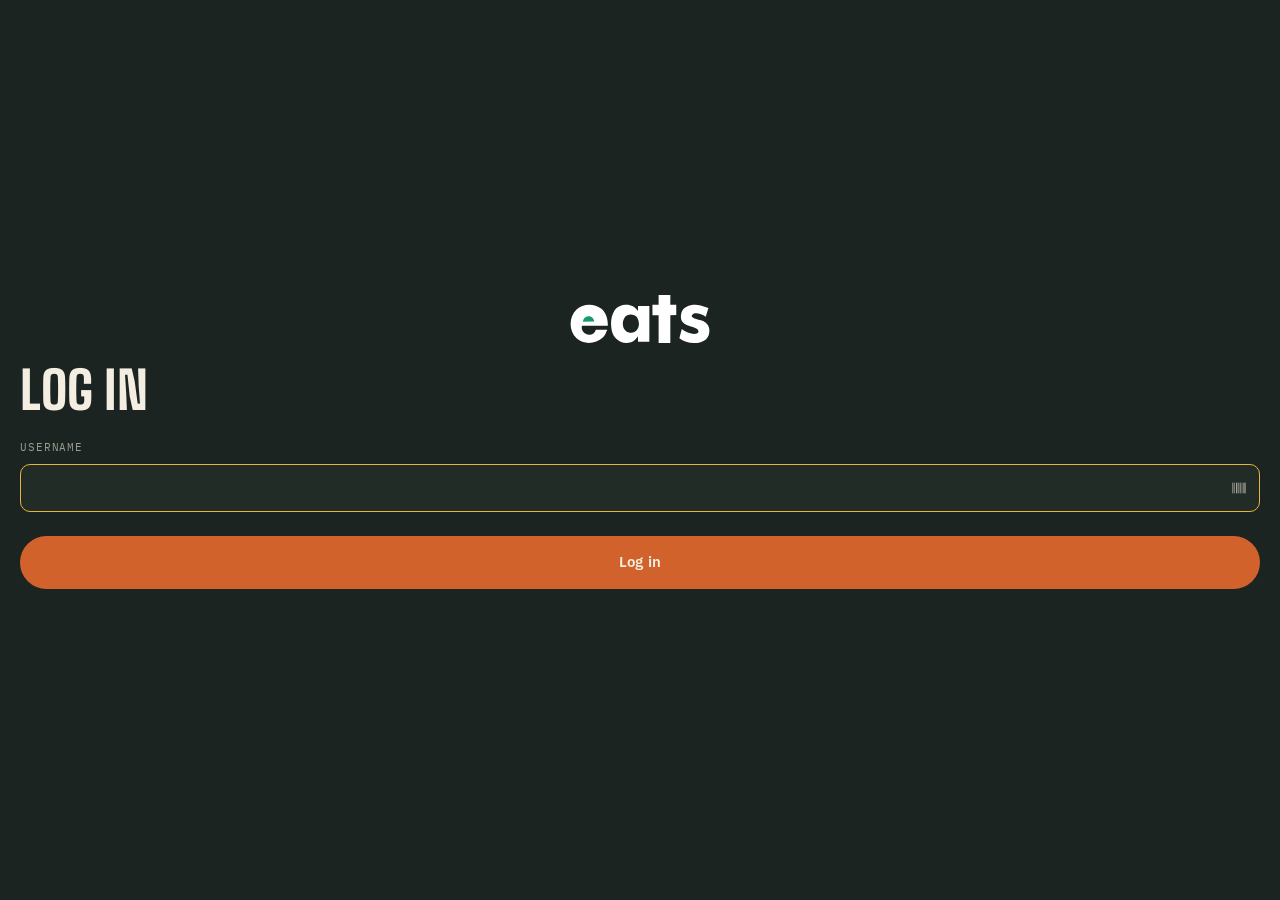
<file: index.html>
<!doctype html>
<html lang="en">
<head>
  <meta charset="utf-8" />
  <meta name="viewport" content="width=device-width, initial-scale=1, viewport-fit=cover" />
  <title>eats Tab</title>
  <meta name="description" content="Track what you buy at the work canteen against your daily allowance." />
  <meta name="theme-color" content="#d2622c" />
  <link rel="manifest" href="manifest.json" />
  <link rel="icon" type="image/png" sizes="32x32" href="assets/icons/favicon-32.png" />
  <link rel="icon" type="image/png" sizes="16x16" href="assets/icons/favicon-16.png" />
  <link rel="apple-touch-icon" href="assets/icons/icon-192.png" />
  <!-- Safari doesn't read manifest.json for home-screen behavior — these
       are its own separate mechanism for the same standalone/icon/title
       effect on iOS. -->
  <meta name="apple-mobile-web-app-capable" content="yes" />
  <meta name="apple-mobile-web-app-status-bar-style" content="black-translucent" />
  <meta name="apple-mobile-web-app-title" content="eats Tab" />
  <!-- ?v= is bumped by hand whenever CSS changes — GitHub Pages doesn't
       cache-bust these on its own, and a browser that cached an old copy
       before a deploy has no other reason to ever ask for a fresh one. -->
  <link rel="stylesheet" href="css/tokens.css?v=2" />
  <link rel="stylesheet" href="css/base.css?v=2" />
  <link rel="stylesheet" href="css/components.css?v=4" />
  <link rel="stylesheet" href="css/layout.css?v=2" />
</head>
<body>
  <div id="app"></div>
  <script type="module" src="js/app.js"></script>
</body>
</html>
</file>
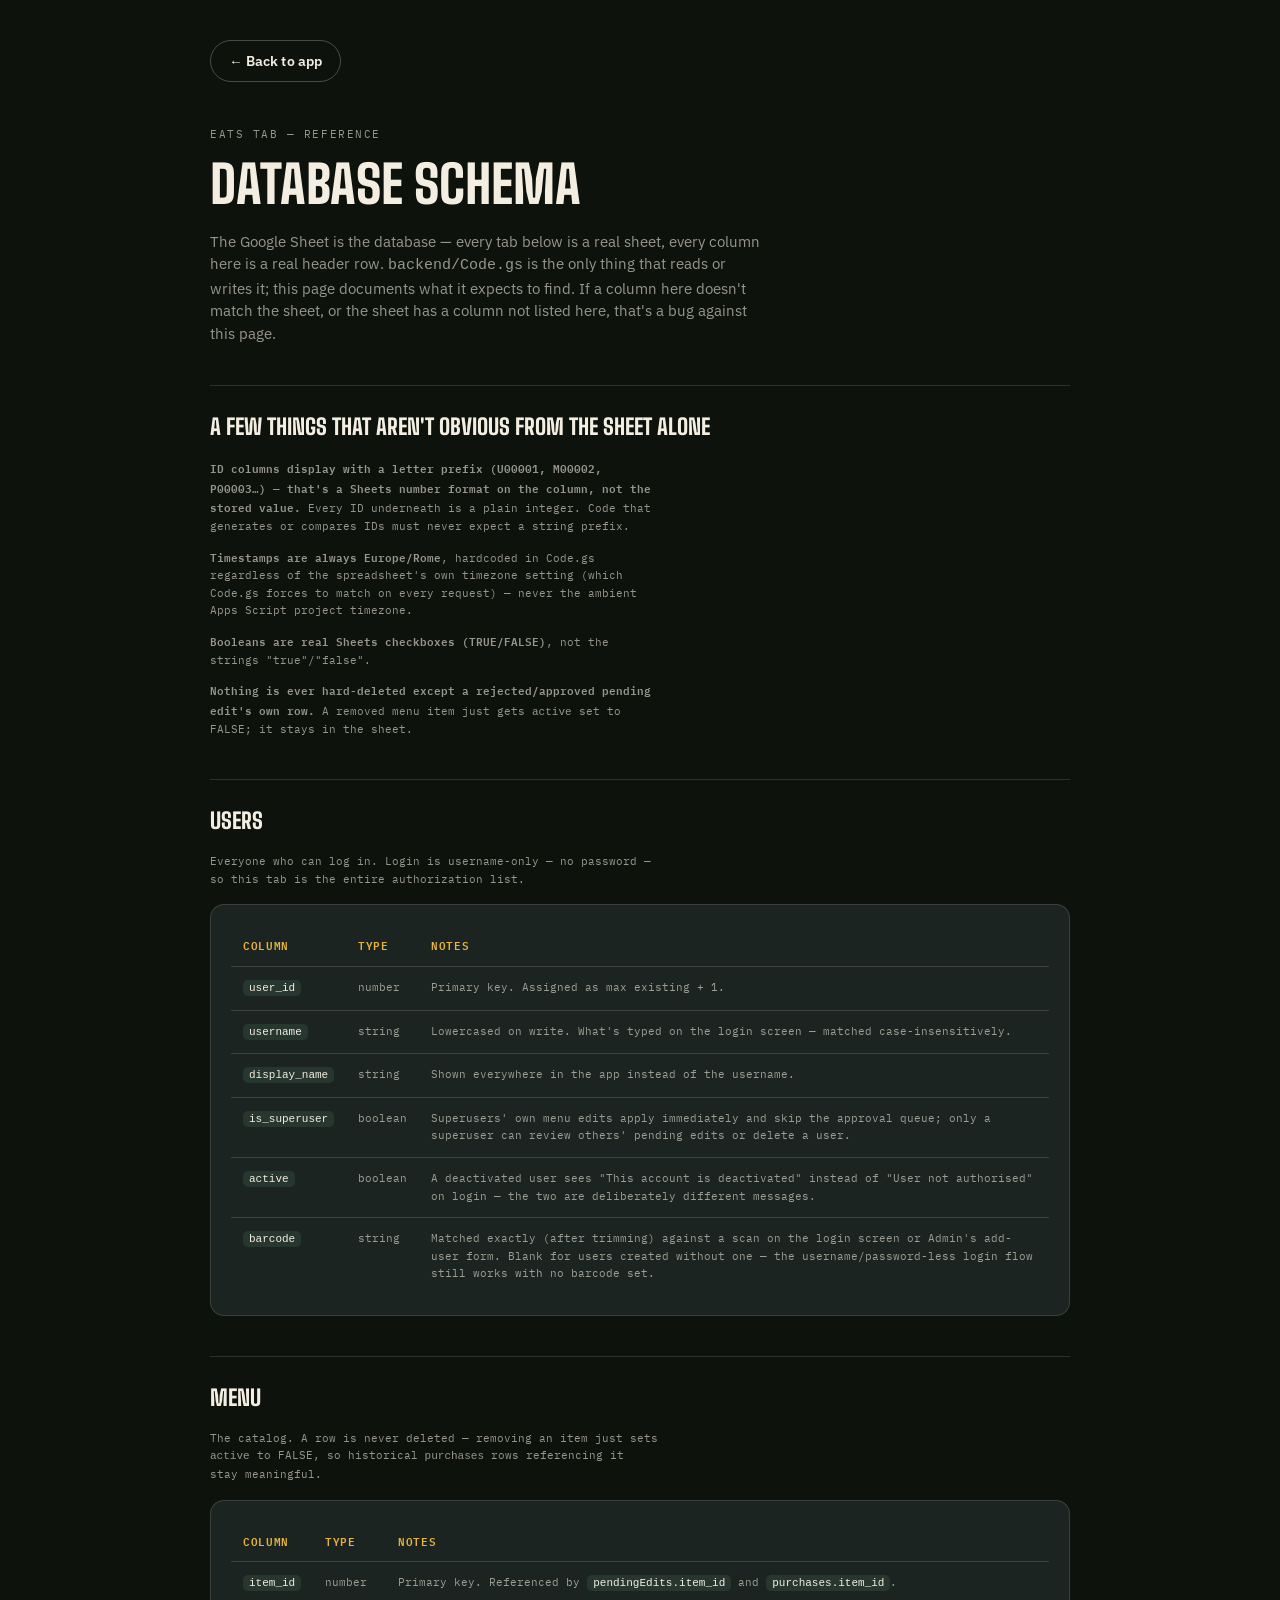
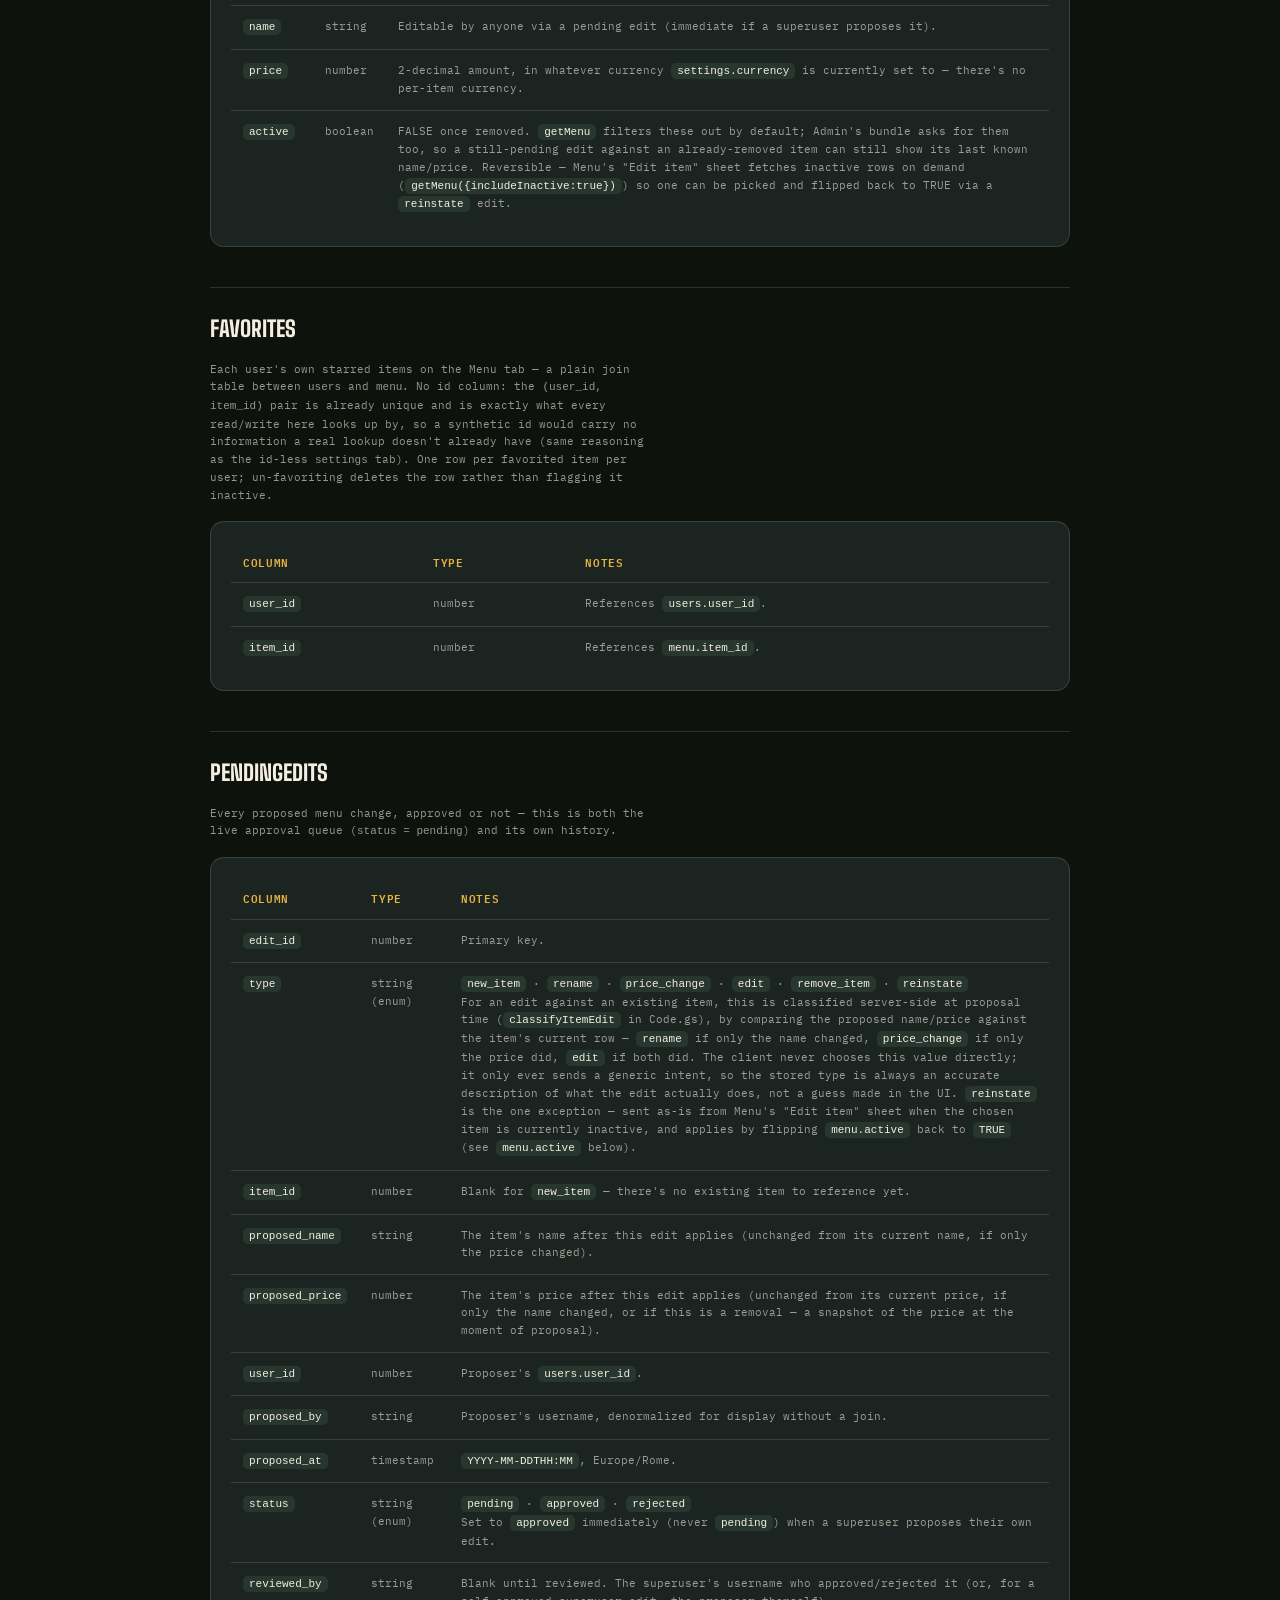
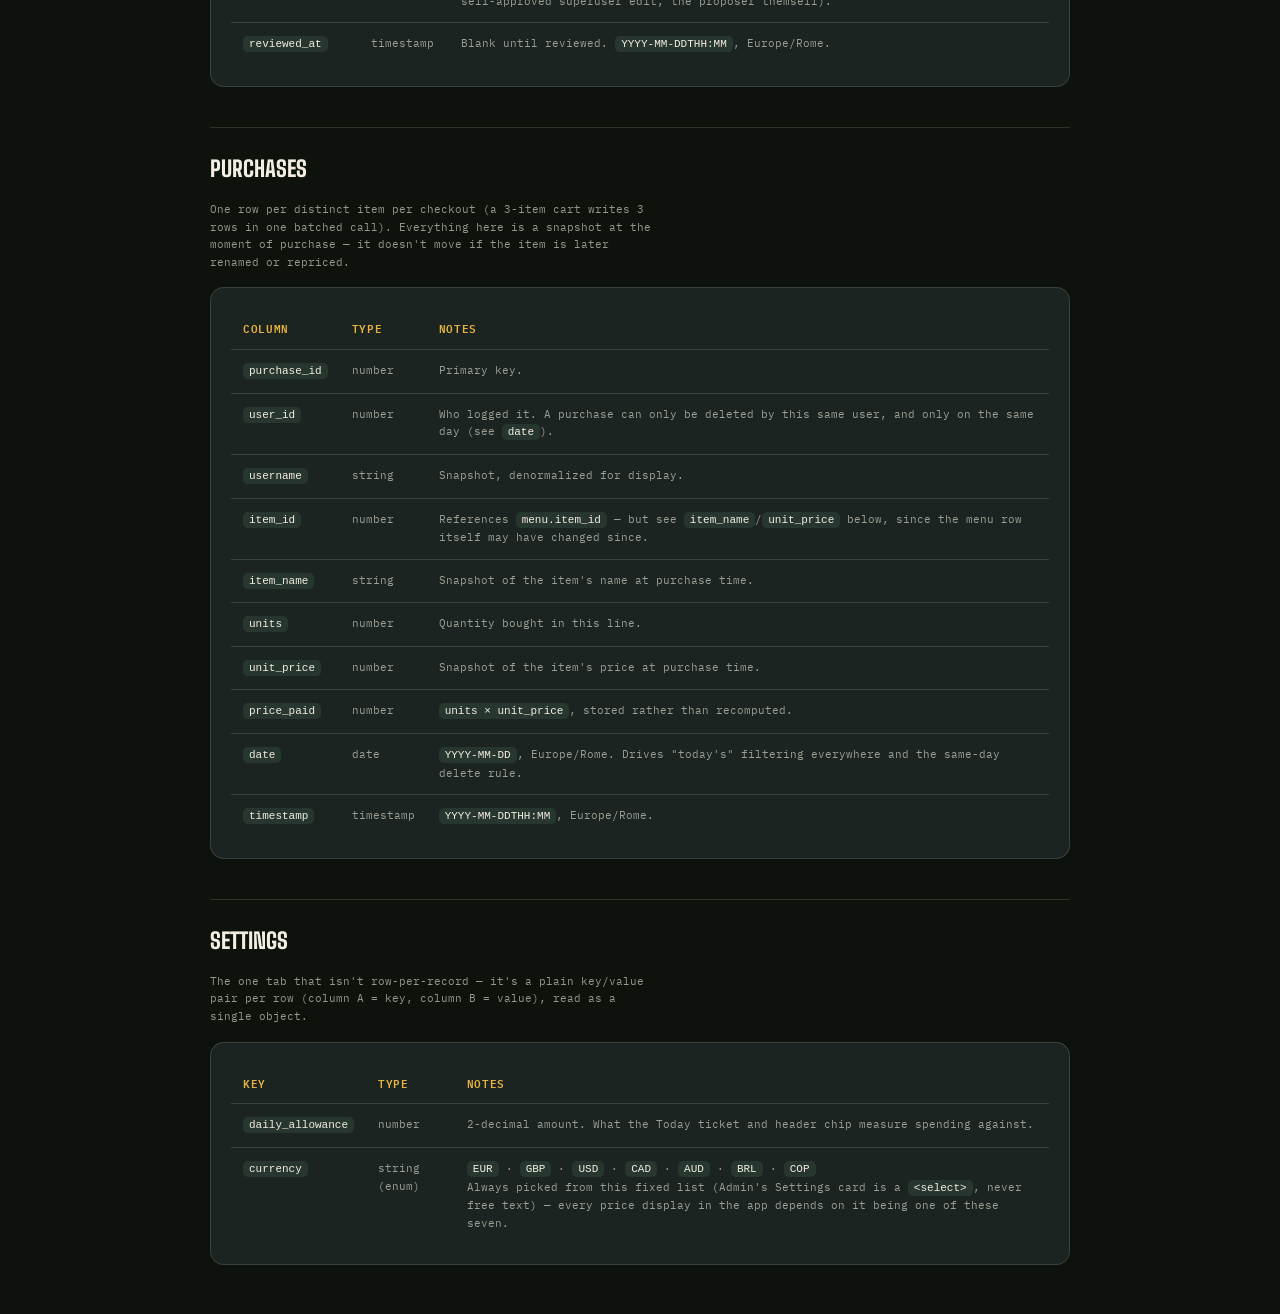
<file: db-schema.html>
<!doctype html>
<html lang="en">
<head>
  <meta charset="utf-8" />
  <meta name="viewport" content="width=device-width, initial-scale=1" />
  <title>eats Tab — Database Schema</title>
  <link rel="stylesheet" href="css/tokens.css?v=2" />
  <link rel="stylesheet" href="css/base.css?v=2" />
  <link rel="stylesheet" href="css/components.css?v=4" />
  <link rel="stylesheet" href="css/layout.css?v=2" />
  <link rel="stylesheet" href="css/styleguide.css?v=3" />
</head>
<body>
  <main class="sg-page">

    <a href="index.html" class="btn btn--outline sg-back">← Back to app</a>

    <div class="sg-intro">
      <span class="sg-eyebrow">eats Tab — reference</span>
      <h1>Database schema</h1>
      <p>
        The Google Sheet is the database — every tab below is a real sheet, every column here is a
        real header row. <code>backend/Code.gs</code> is the only thing that reads or writes it; this
        page documents what it expects to find. If a column here doesn't match the sheet, or the sheet
        has a column not listed here, that's a bug against this page.
      </p>
    </div>

    <section class="sg-section">
      <h2 class="sg-section__title">A few things that aren't obvious from the sheet alone</h2>
      <div class="sg-block">
        <p class="sg-block__note">
          <strong>ID columns display with a letter prefix (U00001, M00002, P00003…) — that's a Sheets
          number format on the column, not the stored value.</strong> Every ID underneath is a plain
          integer. Code that generates or compares IDs must never expect a string prefix.
        </p>
        <p class="sg-block__note">
          <strong>Timestamps are always Europe/Rome</strong>, hardcoded in Code.gs regardless of the
          spreadsheet's own timezone setting (which Code.gs forces to match on every request) — never
          the ambient Apps Script project timezone.
        </p>
        <p class="sg-block__note">
          <strong>Booleans are real Sheets checkboxes (TRUE/FALSE)</strong>, not the strings "true"/"false".
        </p>
        <p class="sg-block__note">
          <strong>Nothing is ever hard-deleted except a rejected/approved pending edit's own row.</strong>
          A removed menu item just gets <code>active</code> set to FALSE; it stays in the sheet.
        </p>
      </div>
    </section>

    <!-- ===================== USERS ===================== -->
    <section class="sg-section">
      <h2 class="sg-section__title">users</h2>
      <p class="sg-block__note">Everyone who can log in. Login is username-only — no password — so this tab is the entire authorization list.</p>
      <div class="sg-demo">
        <table class="sg-table">
          <thead>
            <tr><th>Column</th><th>Type</th><th>Notes</th></tr>
          </thead>
          <tbody>
            <tr><td><code>user_id</code></td><td>number</td><td>Primary key. Assigned as max existing + 1.</td></tr>
            <tr><td><code>username</code></td><td>string</td><td>Lowercased on write. What's typed on the login screen — matched case-insensitively.</td></tr>
            <tr><td><code>display_name</code></td><td>string</td><td>Shown everywhere in the app instead of the username.</td></tr>
            <tr><td><code>is_superuser</code></td><td>boolean</td><td>Superusers' own menu edits apply immediately and skip the approval queue; only a superuser can review others' pending edits or delete a user.</td></tr>
            <tr><td><code>active</code></td><td>boolean</td><td>A deactivated user sees "This account is deactivated" instead of "User not authorised" on login — the two are deliberately different messages.</td></tr>
            <tr><td><code>barcode</code></td><td>string</td><td>Matched exactly (after trimming) against a scan on the login screen or Admin's add-user form. Blank for users created without one — the username/password-less login flow still works with no barcode set.</td></tr>
          </tbody>
        </table>
      </div>
    </section>

    <!-- ===================== MENU ===================== -->
    <section class="sg-section">
      <h2 class="sg-section__title">menu</h2>
      <p class="sg-block__note">The catalog. A row is never deleted — removing an item just sets <code>active</code> to FALSE, so historical <code>purchases</code> rows referencing it stay meaningful.</p>
      <div class="sg-demo">
        <table class="sg-table">
          <thead>
            <tr><th>Column</th><th>Type</th><th>Notes</th></tr>
          </thead>
          <tbody>
            <tr><td><code>item_id</code></td><td>number</td><td>Primary key. Referenced by <code>pendingEdits.item_id</code> and <code>purchases.item_id</code>.</td></tr>
            <tr><td><code>name</code></td><td>string</td><td>Editable by anyone via a pending edit (immediate if a superuser proposes it).</td></tr>
            <tr><td><code>price</code></td><td>number</td><td>2-decimal amount, in whatever currency <code>settings.currency</code> is currently set to — there's no per-item currency.</td></tr>
            <tr><td><code>active</code></td><td>boolean</td><td>FALSE once removed. <code>getMenu</code> filters these out by default; Admin's bundle asks for them too, so a still-pending edit against an already-removed item can still show its last known name/price. Reversible — Menu's "Edit item" sheet fetches inactive rows on demand (<code>getMenu({includeInactive:true})</code>) so one can be picked and flipped back to TRUE via a <code>reinstate</code> edit.</td></tr>
          </tbody>
        </table>
      </div>
    </section>

    <!-- ===================== FAVORITES ===================== -->
    <section class="sg-section">
      <h2 class="sg-section__title">favorites</h2>
      <p class="sg-block__note">Each user's own starred items on the Menu tab — a plain join table between <code>users</code> and <code>menu</code>. No id column: the <code>(user_id, item_id)</code> pair is already unique and is exactly what every read/write here looks up by, so a synthetic id would carry no information a real lookup doesn't already have (same reasoning as the id-less <code>settings</code> tab). One row per favorited item per user; un-favoriting deletes the row rather than flagging it inactive.</p>
      <div class="sg-demo">
        <table class="sg-table">
          <thead>
            <tr><th>Column</th><th>Type</th><th>Notes</th></tr>
          </thead>
          <tbody>
            <tr><td><code>user_id</code></td><td>number</td><td>References <code>users.user_id</code>.</td></tr>
            <tr><td><code>item_id</code></td><td>number</td><td>References <code>menu.item_id</code>.</td></tr>
          </tbody>
        </table>
      </div>
    </section>

    <!-- ===================== PENDING EDITS ===================== -->
    <section class="sg-section">
      <h2 class="sg-section__title">pendingEdits</h2>
      <p class="sg-block__note">Every proposed menu change, approved or not — this is both the live approval queue (<code>status = pending</code>) and its own history.</p>
      <div class="sg-demo">
        <table class="sg-table">
          <thead>
            <tr><th>Column</th><th>Type</th><th>Notes</th></tr>
          </thead>
          <tbody>
            <tr><td><code>edit_id</code></td><td>number</td><td>Primary key.</td></tr>
            <tr>
              <td><code>type</code></td><td>string (enum)</td>
              <td>
                <code>new_item</code> · <code>rename</code> · <code>price_change</code> · <code>edit</code> · <code>remove_item</code> · <code>reinstate</code><br>
                For an edit against an existing item, this is classified server-side at proposal time
                (<code>classifyItemEdit</code> in Code.gs), by comparing the proposed name/price against
                the item's current row — <code>rename</code> if only the name changed, <code>price_change</code>
                if only the price did, <code>edit</code> if both did. The client never chooses this value
                directly; it only ever sends a generic intent, so the stored type is always an accurate
                description of what the edit actually does, not a guess made in the UI.
                <code>reinstate</code> is the one exception — sent as-is from Menu's "Edit item" sheet when
                the chosen item is currently inactive, and applies by flipping <code>menu.active</code> back
                to <code>TRUE</code> (see <code>menu.active</code> below).
              </td>
            </tr>
            <tr><td><code>item_id</code></td><td>number</td><td>Blank for <code>new_item</code> — there's no existing item to reference yet.</td></tr>
            <tr><td><code>proposed_name</code></td><td>string</td><td>The item's name after this edit applies (unchanged from its current name, if only the price changed).</td></tr>
            <tr><td><code>proposed_price</code></td><td>number</td><td>The item's price after this edit applies (unchanged from its current price, if only the name changed, or if this is a removal — a snapshot of the price at the moment of proposal).</td></tr>
            <tr><td><code>user_id</code></td><td>number</td><td>Proposer's <code>users.user_id</code>.</td></tr>
            <tr><td><code>proposed_by</code></td><td>string</td><td>Proposer's username, denormalized for display without a join.</td></tr>
            <tr><td><code>proposed_at</code></td><td>timestamp</td><td><code>YYYY-MM-DDTHH:MM</code>, Europe/Rome.</td></tr>
            <tr>
              <td><code>status</code></td><td>string (enum)</td>
              <td><code>pending</code> · <code>approved</code> · <code>rejected</code><br>Set to <code>approved</code> immediately (never <code>pending</code>) when a superuser proposes their own edit.</td>
            </tr>
            <tr><td><code>reviewed_by</code></td><td>string</td><td>Blank until reviewed. The superuser's username who approved/rejected it (or, for a self-approved superuser edit, the proposer themself).</td></tr>
            <tr><td><code>reviewed_at</code></td><td>timestamp</td><td>Blank until reviewed. <code>YYYY-MM-DDTHH:MM</code>, Europe/Rome.</td></tr>
          </tbody>
        </table>
      </div>
    </section>

    <!-- ===================== PURCHASES ===================== -->
    <section class="sg-section">
      <h2 class="sg-section__title">purchases</h2>
      <p class="sg-block__note">One row per distinct item per checkout (a 3-item cart writes 3 rows in one batched call). Everything here is a snapshot at the moment of purchase — it doesn't move if the item is later renamed or repriced.</p>
      <div class="sg-demo">
        <table class="sg-table">
          <thead>
            <tr><th>Column</th><th>Type</th><th>Notes</th></tr>
          </thead>
          <tbody>
            <tr><td><code>purchase_id</code></td><td>number</td><td>Primary key.</td></tr>
            <tr><td><code>user_id</code></td><td>number</td><td>Who logged it. A purchase can only be deleted by this same user, and only on the same day (see <code>date</code>).</td></tr>
            <tr><td><code>username</code></td><td>string</td><td>Snapshot, denormalized for display.</td></tr>
            <tr><td><code>item_id</code></td><td>number</td><td>References <code>menu.item_id</code> — but see <code>item_name</code>/<code>unit_price</code> below, since the menu row itself may have changed since.</td></tr>
            <tr><td><code>item_name</code></td><td>string</td><td>Snapshot of the item's name at purchase time.</td></tr>
            <tr><td><code>units</code></td><td>number</td><td>Quantity bought in this line.</td></tr>
            <tr><td><code>unit_price</code></td><td>number</td><td>Snapshot of the item's price at purchase time.</td></tr>
            <tr><td><code>price_paid</code></td><td>number</td><td><code>units × unit_price</code>, stored rather than recomputed.</td></tr>
            <tr><td><code>date</code></td><td>date</td><td><code>YYYY-MM-DD</code>, Europe/Rome. Drives "today's" filtering everywhere and the same-day delete rule.</td></tr>
            <tr><td><code>timestamp</code></td><td>timestamp</td><td><code>YYYY-MM-DDTHH:MM</code>, Europe/Rome.</td></tr>
          </tbody>
        </table>
      </div>
    </section>

    <!-- ===================== SETTINGS ===================== -->
    <section class="sg-section">
      <h2 class="sg-section__title">settings</h2>
      <p class="sg-block__note">The one tab that isn't row-per-record — it's a plain key/value pair per row (column A = key, column B = value), read as a single object.</p>
      <div class="sg-demo">
        <table class="sg-table">
          <thead>
            <tr><th>Key</th><th>Type</th><th>Notes</th></tr>
          </thead>
          <tbody>
            <tr><td><code>daily_allowance</code></td><td>number</td><td>2-decimal amount. What the Today ticket and header chip measure spending against.</td></tr>
            <tr>
              <td><code>currency</code></td><td>string (enum)</td>
              <td><code>EUR</code> · <code>GBP</code> · <code>USD</code> · <code>CAD</code> · <code>AUD</code> · <code>BRL</code> · <code>COP</code><br>Always picked from this fixed list (Admin's Settings card is a <code>&lt;select&gt;</code>, never free text) — every price display in the app depends on it being one of these seven.</td>
            </tr>
          </tbody>
        </table>
      </div>
    </section>

  </main>
</body>
</html>
</file>
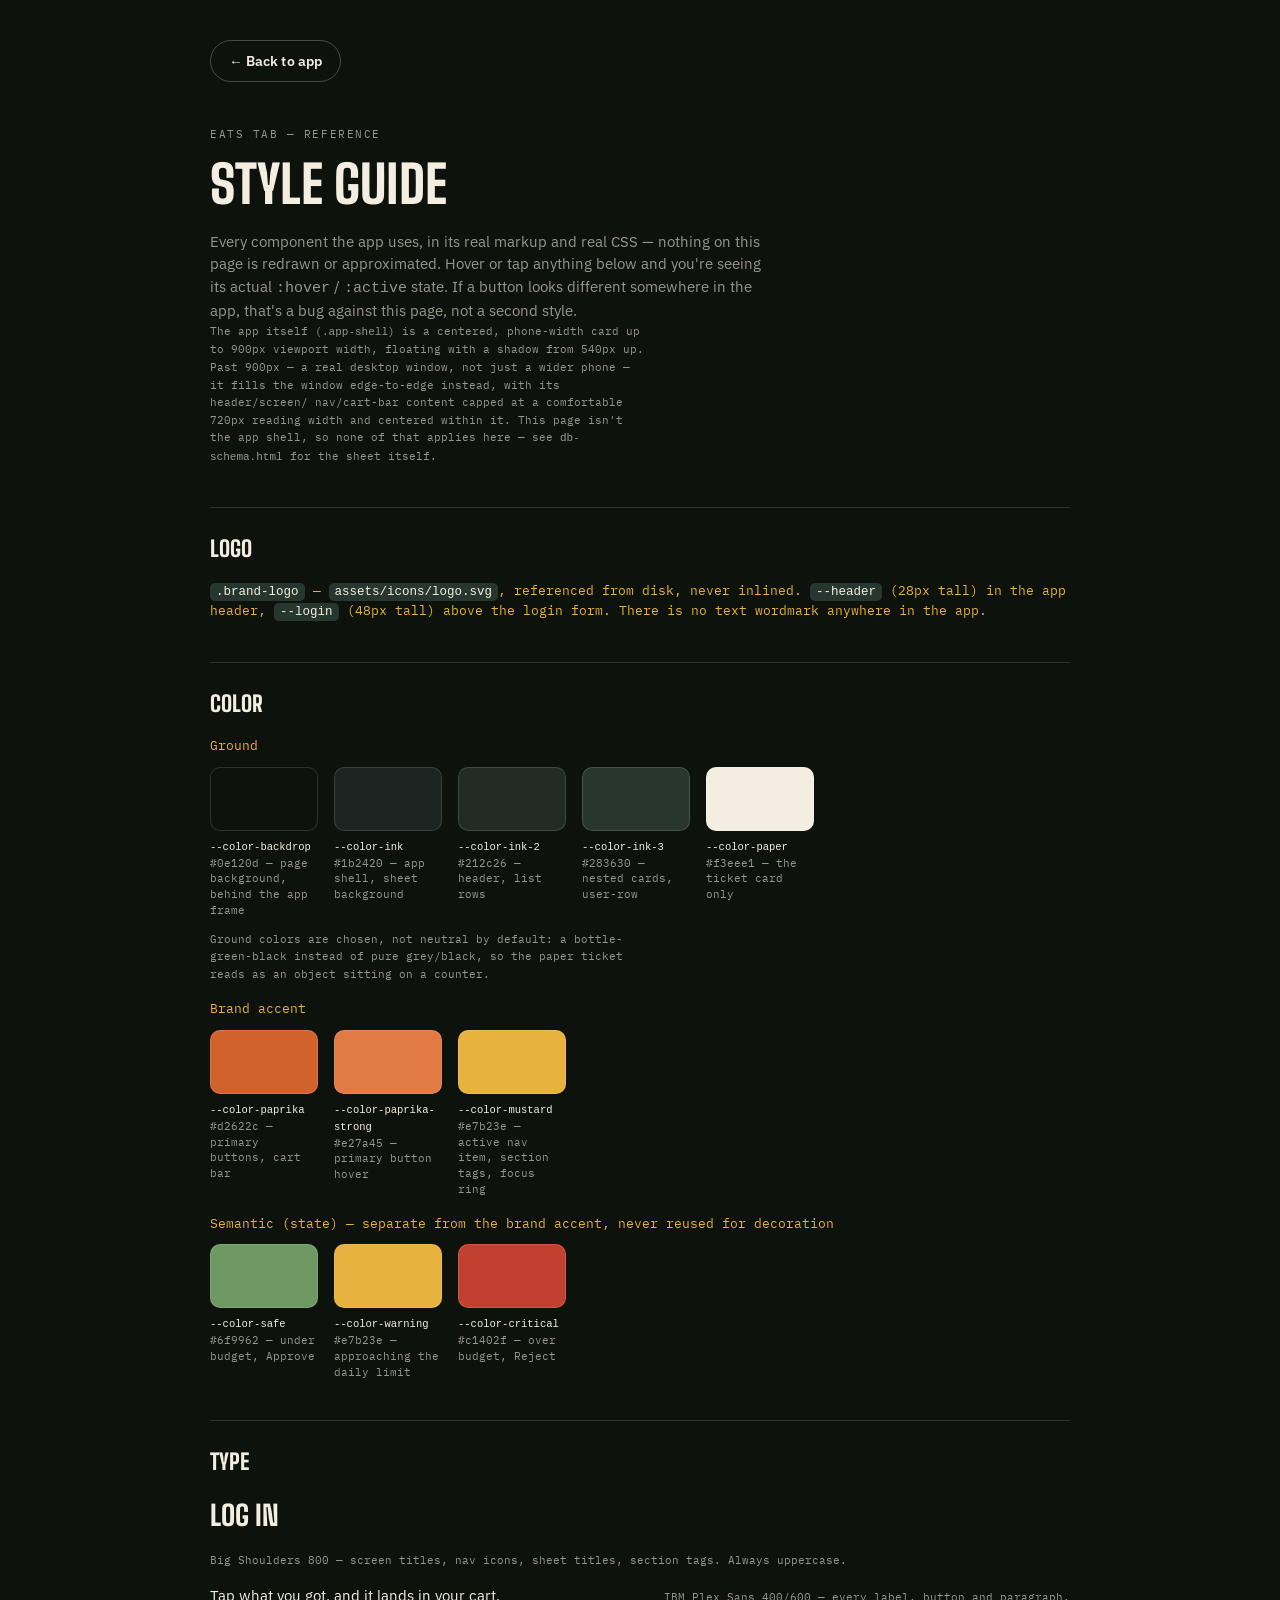
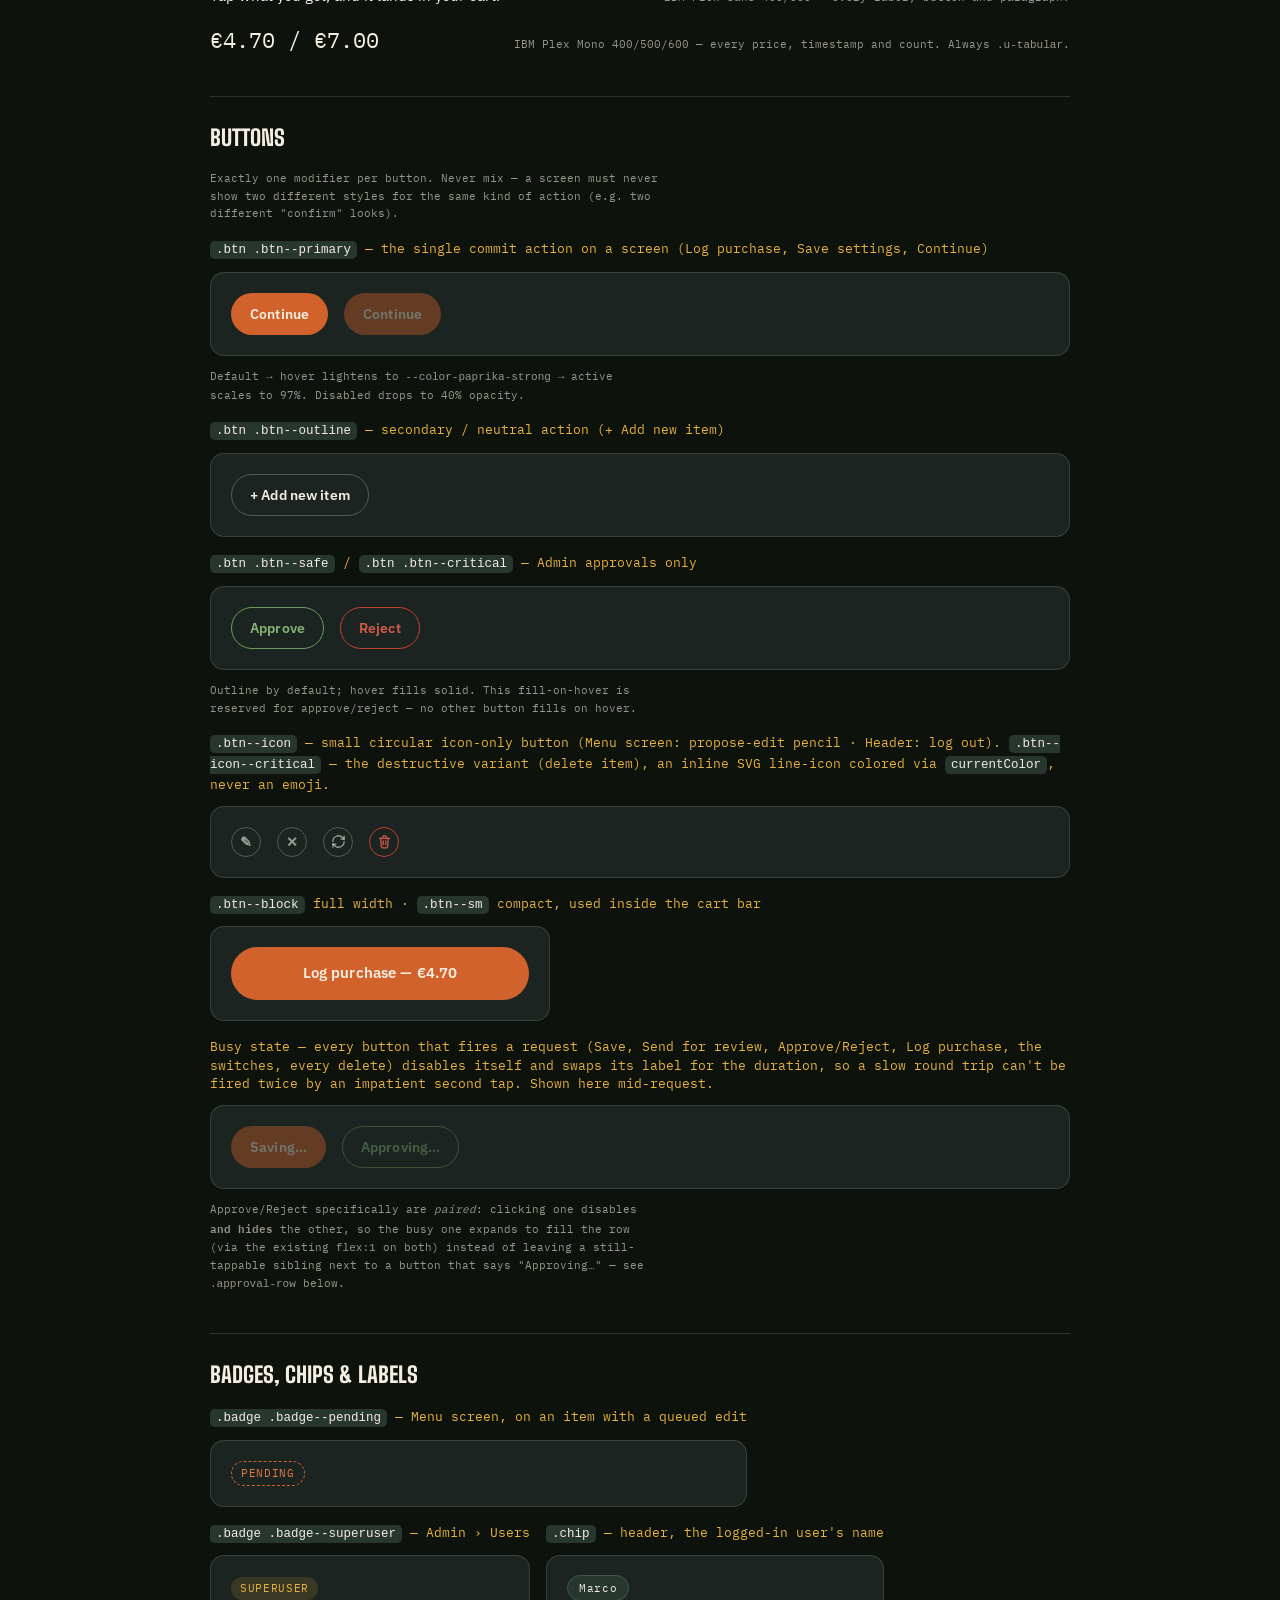
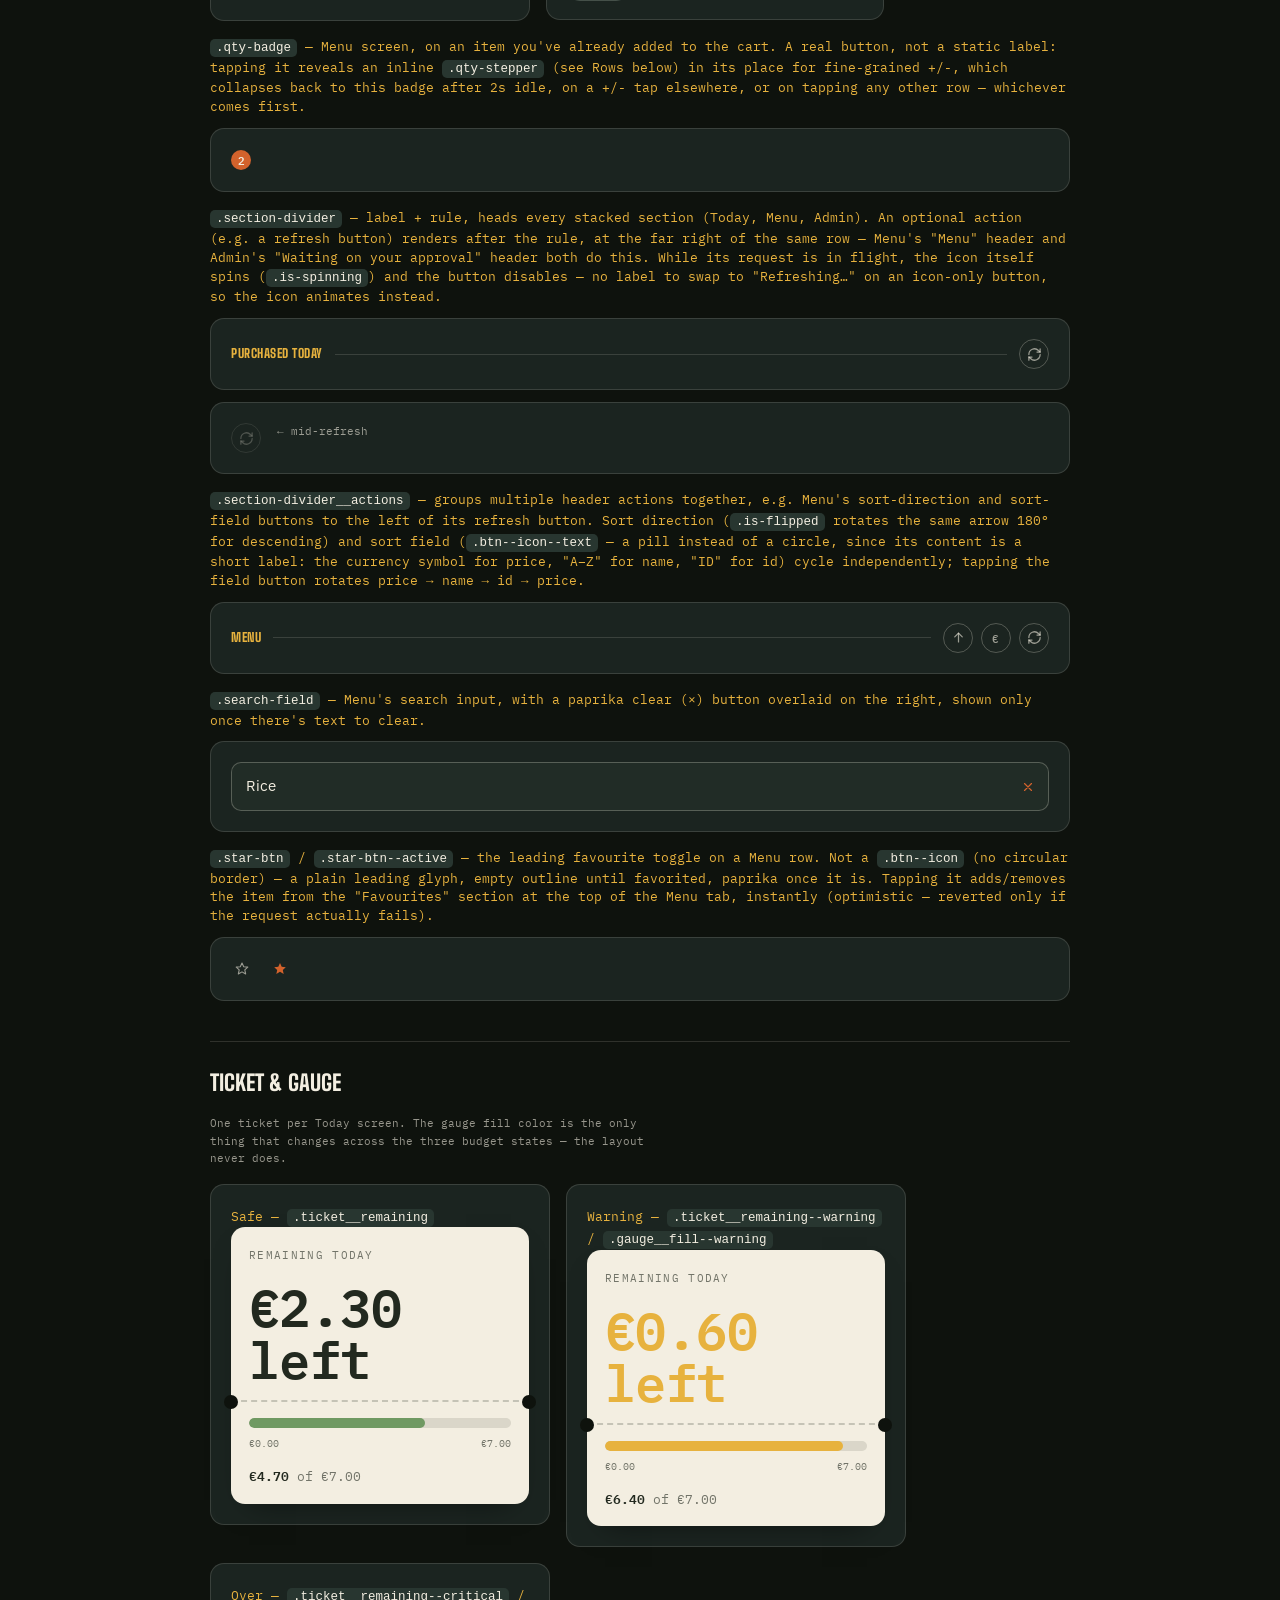
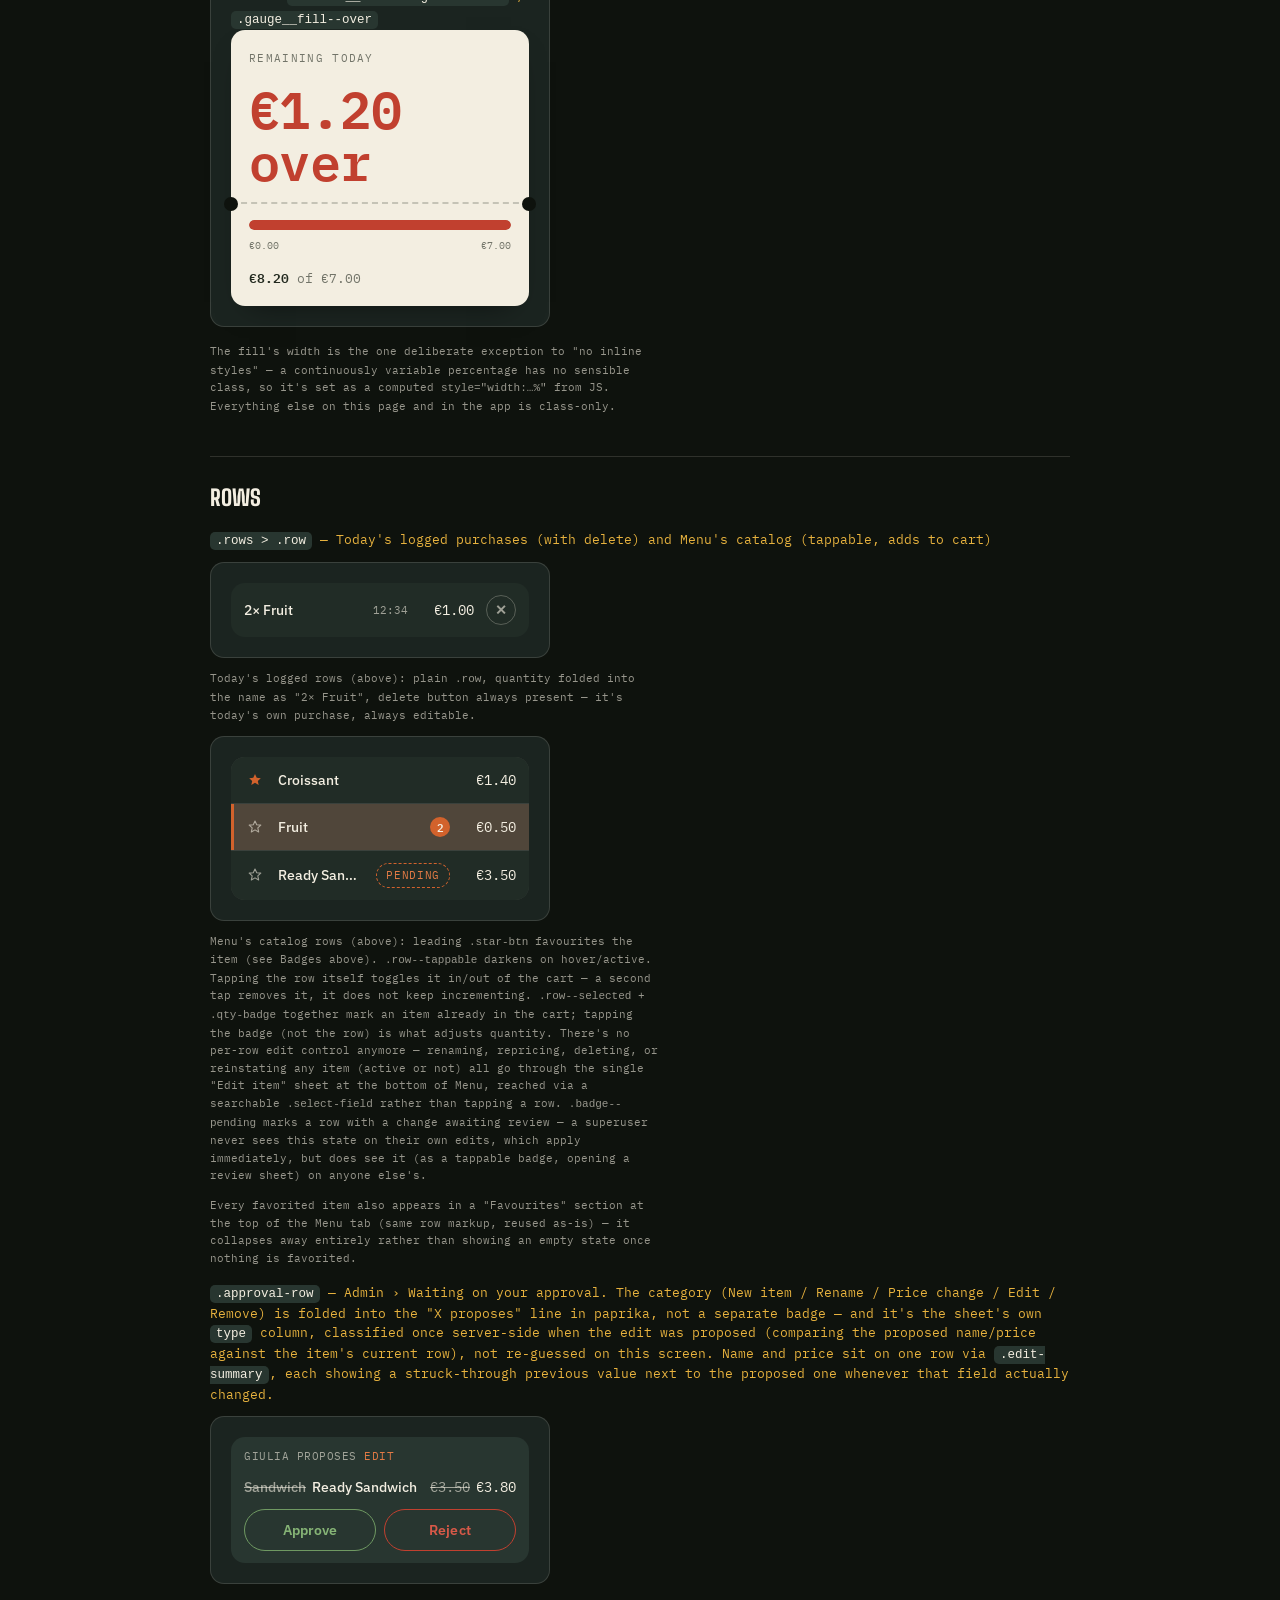
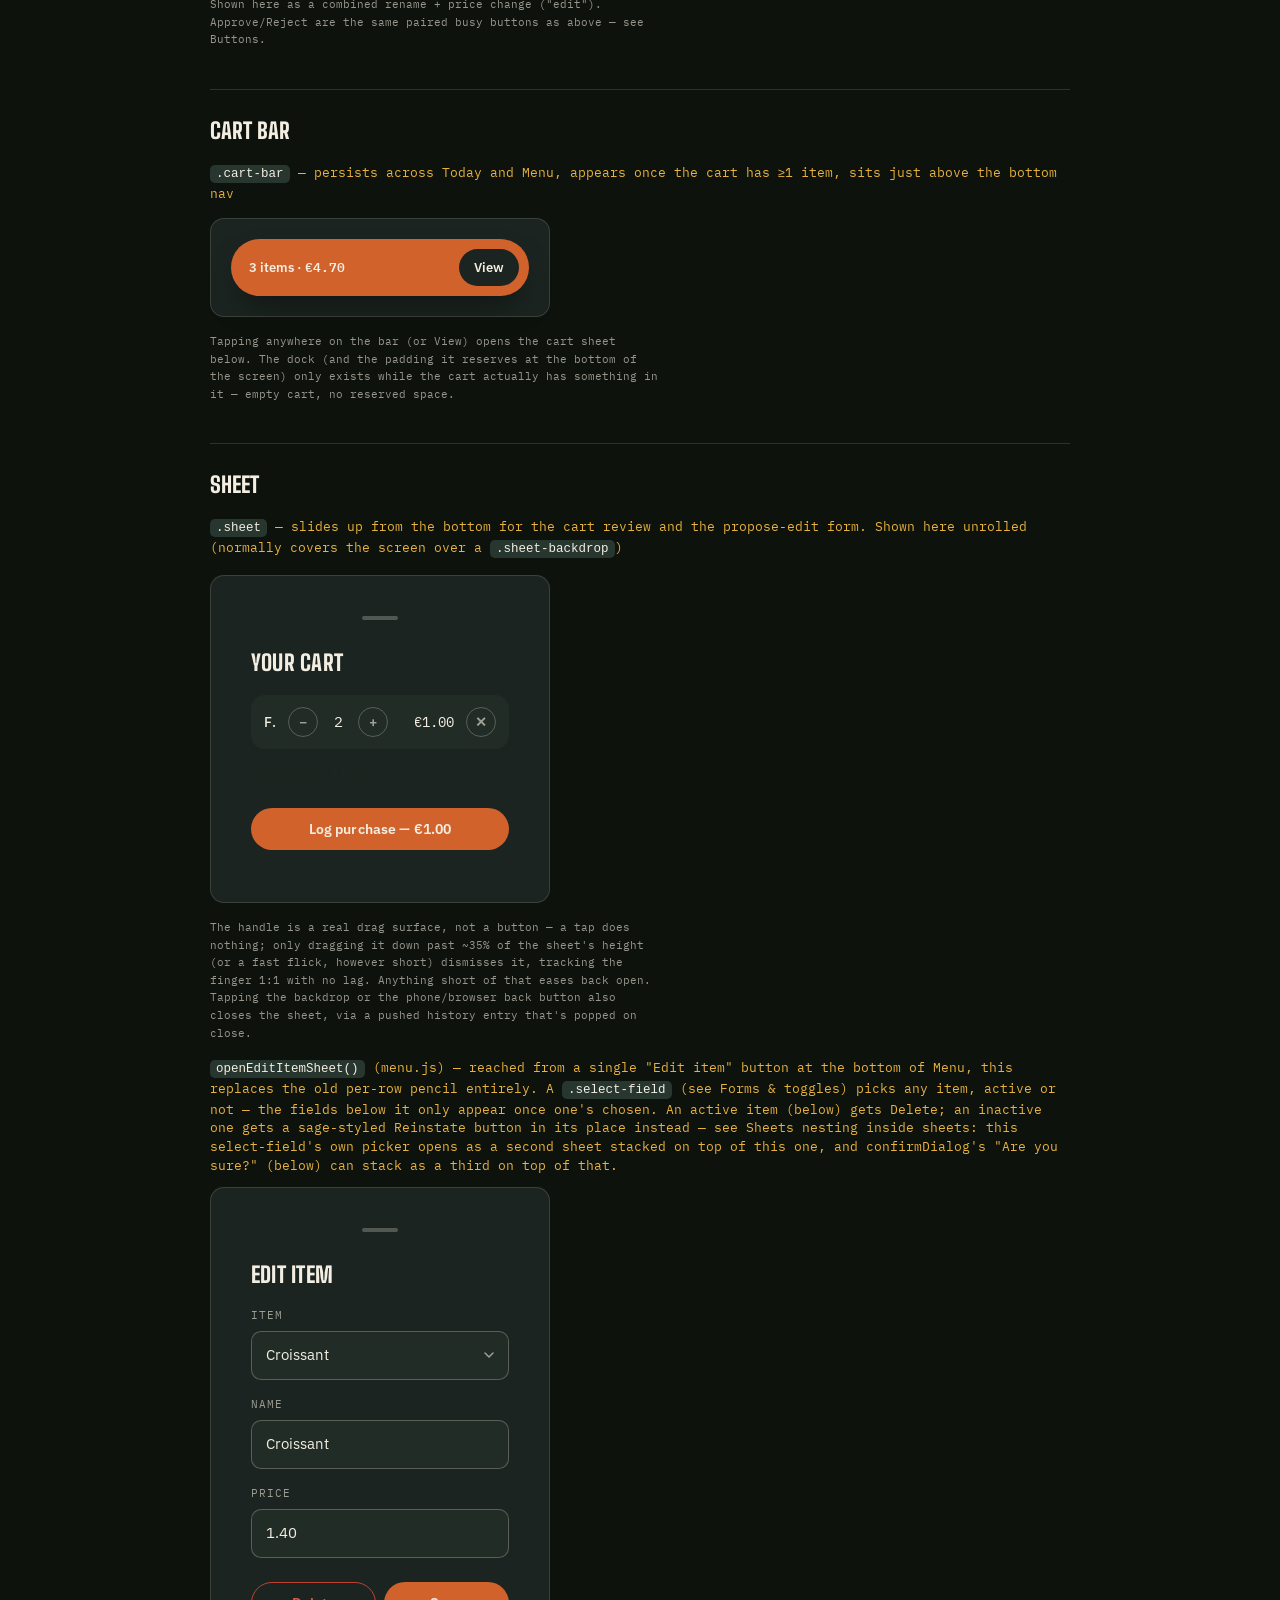
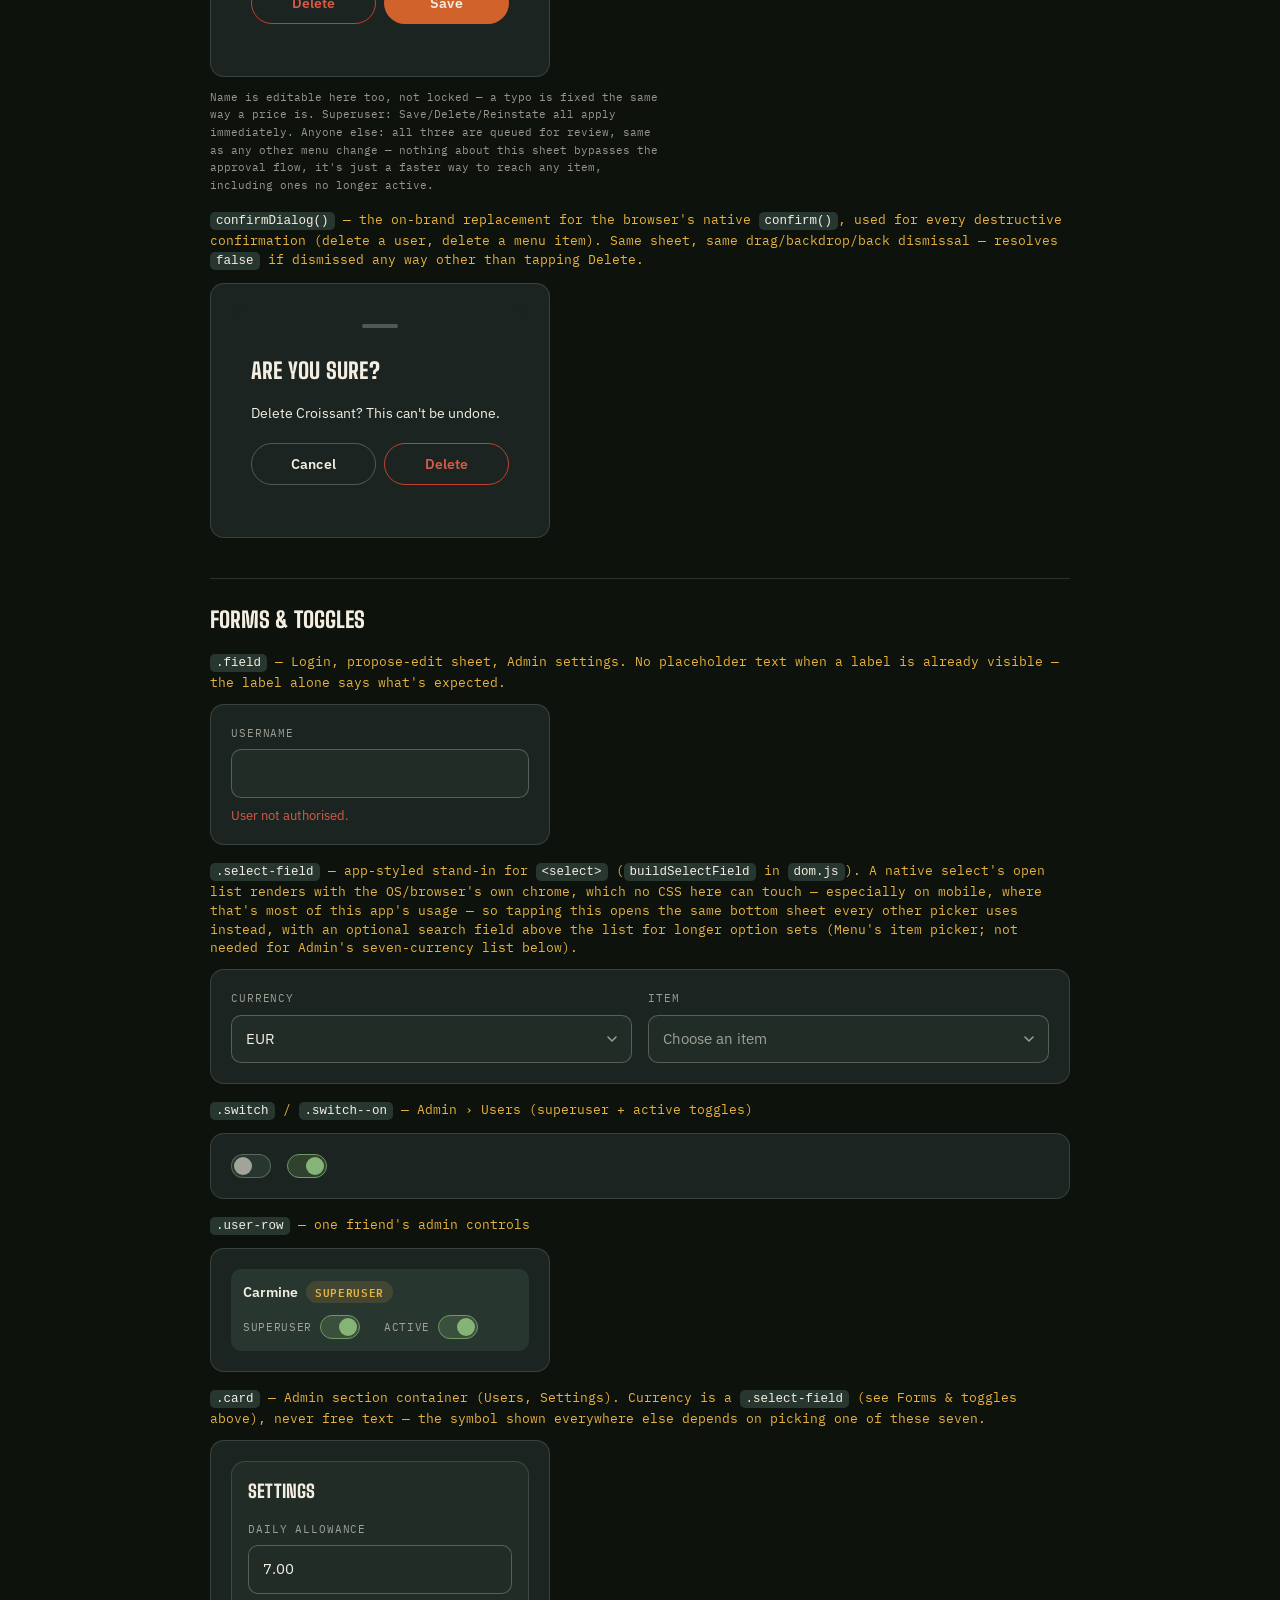
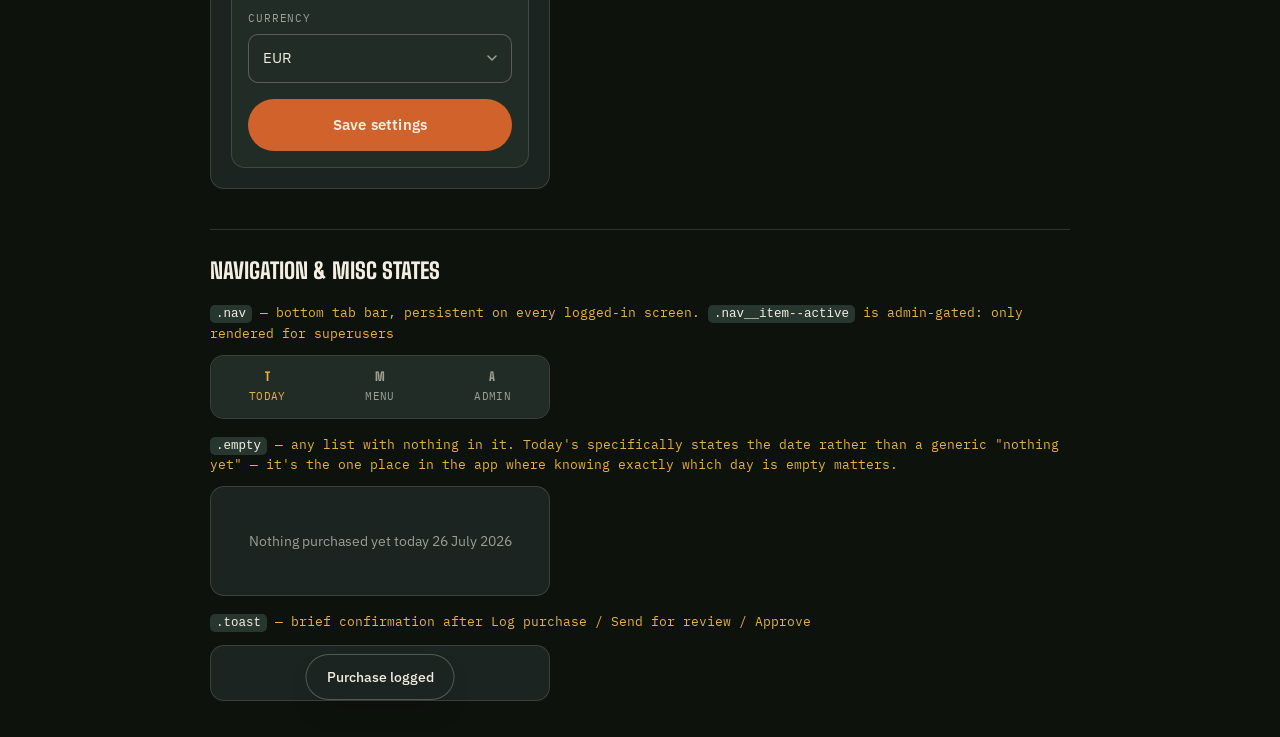
<file: styleguide.html>
<!doctype html>
<html lang="en">
<head>
  <meta charset="utf-8" />
  <meta name="viewport" content="width=device-width, initial-scale=1" />
  <title>eats Tab — Style Guide</title>
  <link rel="stylesheet" href="css/tokens.css?v=2" />
  <link rel="stylesheet" href="css/base.css?v=2" />
  <link rel="stylesheet" href="css/components.css?v=4" />
  <link rel="stylesheet" href="css/layout.css?v=2" />
  <link rel="stylesheet" href="css/styleguide.css?v=3" />
</head>
<body>
  <main class="sg-page">

    <a href="index.html" class="btn btn--outline sg-back">← Back to app</a>

    <div class="sg-intro">
      <span class="sg-eyebrow">eats Tab — reference</span>
      <h1>Style guide</h1>
      <p>
        Every component the app uses, in its real markup and real CSS — nothing on this page is
        redrawn or approximated. Hover or tap anything below and you're seeing its actual
        <code>:hover</code> / <code>:active</code> state. If a button looks different somewhere in
        the app, that's a bug against this page, not a second style.
      </p>
      <p class="sg-block__note">
        The app itself (<code>.app-shell</code>) is a centered, phone-width card up to 900px
        viewport width, floating with a shadow from 540px up. Past 900px — a real desktop window,
        not just a wider phone — it fills the window edge-to-edge instead, with its header/screen/
        nav/cart-bar content capped at a comfortable 720px reading width and centered within it.
        This page isn't the app shell, so none of that applies here — see <code>db-schema.html</code>
        for the sheet itself.
      </p>
    </div>

    <!-- ===================== LOGO ===================== -->
    <section class="sg-section">
      <h2 class="sg-section__title">Logo</h2>
      <span class="sg-block__label"><code>.brand-logo</code> — <code>assets/icons/logo.svg</code>, referenced from disk, never inlined. <code>--header</code> (28px tall) in the app header, <code>--login</code> (48px tall) above the login form. There is no text wordmark anywhere in the app.</span>
    </section>

    <!-- ===================== COLOR ===================== -->
    <section class="sg-section">
      <h2 class="sg-section__title">Color</h2>

      <div class="sg-block">
        <span class="sg-block__label">Ground</span>
        <div class="sg-row">
          <div class="sg-swatch">
            <div class="sg-swatch__block" style="background:#0e120d"></div>
            <div class="sg-swatch__meta"><code>--color-backdrop</code><br>#0e120d — page background, behind the app frame</div>
          </div>
          <div class="sg-swatch">
            <div class="sg-swatch__block" style="background:#1b2420"></div>
            <div class="sg-swatch__meta"><code>--color-ink</code><br>#1b2420 — app shell, sheet background</div>
          </div>
          <div class="sg-swatch">
            <div class="sg-swatch__block" style="background:#212c26"></div>
            <div class="sg-swatch__meta"><code>--color-ink-2</code><br>#212c26 — header, list rows</div>
          </div>
          <div class="sg-swatch">
            <div class="sg-swatch__block" style="background:#283630"></div>
            <div class="sg-swatch__meta"><code>--color-ink-3</code><br>#283630 — nested cards, user-row</div>
          </div>
          <div class="sg-swatch">
            <div class="sg-swatch__block" style="background:#f3eee1"></div>
            <div class="sg-swatch__meta"><code>--color-paper</code><br>#f3eee1 — the ticket card only</div>
          </div>
        </div>
        <p class="sg-block__note">Ground colors are chosen, not neutral by default: a bottle-green-black instead of pure grey/black, so the paper ticket reads as an object sitting on a counter.</p>
      </div>

      <div class="sg-block">
        <span class="sg-block__label">Brand accent</span>
        <div class="sg-row">
          <div class="sg-swatch">
            <div class="sg-swatch__block" style="background:#d2622c"></div>
            <div class="sg-swatch__meta"><code>--color-paprika</code><br>#d2622c — primary buttons, cart bar</div>
          </div>
          <div class="sg-swatch">
            <div class="sg-swatch__block" style="background:#e27a45"></div>
            <div class="sg-swatch__meta"><code>--color-paprika-strong</code><br>#e27a45 — primary button hover</div>
          </div>
          <div class="sg-swatch">
            <div class="sg-swatch__block" style="background:#e7b23e"></div>
            <div class="sg-swatch__meta"><code>--color-mustard</code><br>#e7b23e — active nav item, section tags, focus ring</div>
          </div>
        </div>
      </div>

      <div class="sg-block">
        <span class="sg-block__label">Semantic (state) — separate from the brand accent, never reused for decoration</span>
        <div class="sg-row">
          <div class="sg-swatch">
            <div class="sg-swatch__block" style="background:#6f9962"></div>
            <div class="sg-swatch__meta"><code>--color-safe</code><br>#6f9962 — under budget, Approve</div>
          </div>
          <div class="sg-swatch">
            <div class="sg-swatch__block" style="background:#e7b23e"></div>
            <div class="sg-swatch__meta"><code>--color-warning</code><br>#e7b23e — approaching the daily limit</div>
          </div>
          <div class="sg-swatch">
            <div class="sg-swatch__block" style="background:#c1402f"></div>
            <div class="sg-swatch__meta"><code>--color-critical</code><br>#c1402f — over budget, Reject</div>
          </div>
        </div>
      </div>
    </section>

    <!-- ===================== TYPE ===================== -->
    <section class="sg-section">
      <h2 class="sg-section__title">Type</h2>

      <div class="sg-type-row">
        <span class="sg-type-row__sample sg-type-row__sample--display">Log in</span>
        <span class="sg-type-row__meta">Big Shoulders 800 — screen titles, nav icons, sheet titles, section tags. Always uppercase.</span>
      </div>
      <div class="sg-type-row">
        <span class="sg-type-row__sample sg-type-row__sample--body">Tap what you got, and it lands in your cart.</span>
        <span class="sg-type-row__meta">IBM Plex Sans 400/600 — every label, button and paragraph.</span>
      </div>
      <div class="sg-type-row">
        <span class="sg-type-row__sample sg-type-row__sample--mono u-tabular">€4.70 / €7.00</span>
        <span class="sg-type-row__meta">IBM Plex Mono 400/500/600 — every price, timestamp and count. Always <code>.u-tabular</code>.</span>
      </div>
    </section>

    <!-- ===================== BUTTONS ===================== -->
    <section class="sg-section">
      <h2 class="sg-section__title">Buttons</h2>
      <p class="sg-block__note">Exactly one modifier per button. Never mix — a screen must never show two different styles for the same kind of action (e.g. two different "confirm" looks).</p>

      <div class="sg-block">
        <span class="sg-block__label"><code>.btn .btn--primary</code> — the single commit action on a screen (Log purchase, Save settings, Continue)</span>
        <div class="sg-demo sg-row">
          <button class="btn btn--primary">Continue</button>
          <button class="btn btn--primary" disabled>Continue</button>
        </div>
        <p class="sg-block__note">Default → hover lightens to <code>--color-paprika-strong</code> → active scales to 97%. Disabled drops to 40% opacity.</p>
      </div>

      <div class="sg-block">
        <span class="sg-block__label"><code>.btn .btn--outline</code> — secondary / neutral action (+ Add new item)</span>
        <div class="sg-demo sg-row"><button class="btn btn--outline">+ Add new item</button></div>
      </div>

      <div class="sg-block">
        <span class="sg-block__label"><code>.btn .btn--safe</code> / <code>.btn .btn--critical</code> — Admin approvals only</span>
        <div class="sg-demo sg-row">
          <button class="btn btn--safe">Approve</button>
          <button class="btn btn--critical">Reject</button>
        </div>
        <p class="sg-block__note">Outline by default; hover fills solid. This fill-on-hover is reserved for approve/reject — no other button fills on hover.</p>
      </div>

      <div class="sg-block">
        <span class="sg-block__label"><code>.btn--icon</code> — small circular icon-only button (Menu screen: propose-edit pencil · Header: log out). <code>.btn--icon--critical</code> — the destructive variant (delete item), an inline SVG line-icon colored via <code>currentColor</code>, never an emoji.</span>
        <div class="sg-demo sg-row">
          <button class="btn btn--icon" aria-label="Edit">✎</button>
          <button class="btn btn--icon" aria-label="Remove">✕</button>
          <button class="btn btn--icon" aria-label="Refresh"><svg viewBox="0 0 24 24" width="15" height="15" fill="none" stroke="currentColor" stroke-width="2" stroke-linecap="round" stroke-linejoin="round" aria-hidden="true"><path d="M3 12a9 9 0 0 1 15.3-6.5L21 8"/><path d="M21 3v5h-5"/><path d="M21 12a9 9 0 0 1-15.3 6.5L3 16"/><path d="M3 21v-5h5"/></svg></button>
          <button class="btn btn--icon btn--icon--critical" aria-label="Delete"><svg viewBox="0 0 24 24" width="15" height="15" fill="none" stroke="currentColor" stroke-width="2" stroke-linecap="round" stroke-linejoin="round" aria-hidden="true"><path d="M4 7h16"/><path d="M9 7V5a2 2 0 0 1 2-2h2a2 2 0 0 1 2 2v2"/><path d="M6 7l1 13a2 2 0 0 0 2 2h6a2 2 0 0 0 2-2l1-13"/><path d="M10 11v6"/><path d="M14 11v6"/></svg></button>
        </div>
      </div>

      <div class="sg-block">
        <span class="sg-block__label"><code>.btn--block</code> full width · <code>.btn--sm</code> compact, used inside the cart bar</span>
        <div class="sg-demo sg-demo--narrow">
          <button class="btn btn--primary btn--block">Log purchase — €4.70</button>
        </div>
      </div>

      <div class="sg-block">
        <span class="sg-block__label">Busy state — every button that fires a request (Save, Send for review, Approve/Reject, Log purchase, the switches, every delete) disables itself and swaps its label for the duration, so a slow round trip can't be fired twice by an impatient second tap. Shown here mid-request.</span>
        <div class="sg-demo sg-row">
          <button class="btn btn--primary" disabled>Saving…</button>
          <button class="btn btn--safe" disabled>Approving…</button>
        </div>
        <p class="sg-block__note">Approve/Reject specifically are <em>paired</em>: clicking one disables <strong>and hides</strong> the other, so the busy one expands to fill the row (via the existing <code>flex:1</code> on both) instead of leaving a still-tappable sibling next to a button that says "Approving…" — see <code>.approval-row</code> below.</p>
      </div>
    </section>

    <!-- ===================== BADGES / CHIPS / LABELS ===================== -->
    <section class="sg-section">
      <h2 class="sg-section__title">Badges, chips &amp; labels</h2>

      <div class="sg-row">
        <div class="sg-block">
          <span class="sg-block__label"><code>.badge .badge--pending</code> — Menu screen, on an item with a queued edit</span>
          <div class="sg-demo"><span class="badge badge--pending">Pending</span></div>
        </div>
        <div class="sg-block">
          <span class="sg-block__label"><code>.badge .badge--superuser</code> — Admin › Users</span>
          <div class="sg-demo"><span class="badge badge--superuser">Superuser</span></div>
        </div>
        <div class="sg-block">
          <span class="sg-block__label"><code>.chip</code> — header, the logged-in user's name</span>
          <div class="sg-demo"><span class="chip">Marco</span></div>
        </div>
      </div>

      <div class="sg-block">
        <span class="sg-block__label"><code>.qty-badge</code> — Menu screen, on an item you've already added to the cart. A real button, not a static label: tapping it reveals an inline <code>.qty-stepper</code> (see Rows below) in its place for fine-grained +/-, which collapses back to this badge after 2s idle, on a +/- tap elsewhere, or on tapping any other row — whichever comes first.</span>
        <div class="sg-demo"><button class="qty-badge">2</button></div>
      </div>

      <div class="sg-block">
        <span class="sg-block__label"><code>.section-divider</code> — label + rule, heads every stacked section (Today, Menu, Admin). An optional action (e.g. a refresh button) renders after the rule, at the far right of the same row — Menu's "Menu" header and Admin's "Waiting on your approval" header both do this. While its request is in flight, the icon itself spins (<code>.is-spinning</code>) and the button disables — no label to swap to "Refreshing…" on an icon-only button, so the icon animates instead.</span>
        <div class="sg-demo">
          <div class="section-divider">
            <span class="section-divider__tag">Purchased today</span>
            <span class="section-divider__rule"></span>
            <button class="btn btn--icon" aria-label="Refresh"><svg viewBox="0 0 24 24" width="15" height="15" fill="none" stroke="currentColor" stroke-width="2" stroke-linecap="round" stroke-linejoin="round" aria-hidden="true"><path d="M3 12a9 9 0 0 1 15.3-6.5L21 8"/><path d="M21 3v5h-5"/><path d="M21 12a9 9 0 0 1-15.3 6.5L3 16"/><path d="M3 21v-5h5"/></svg></button>
          </div>
        </div>
        <div class="sg-demo sg-row">
          <button class="btn btn--icon is-spinning" aria-label="Refreshing" disabled><svg viewBox="0 0 24 24" width="15" height="15" fill="none" stroke="currentColor" stroke-width="2" stroke-linecap="round" stroke-linejoin="round" aria-hidden="true"><path d="M3 12a9 9 0 0 1 15.3-6.5L21 8"/><path d="M21 3v5h-5"/><path d="M21 12a9 9 0 0 1-15.3 6.5L3 16"/><path d="M3 21v-5h5"/></svg></button>
          <span class="sg-block__note">← mid-refresh</span>
        </div>
      </div>

      <div class="sg-block">
        <span class="sg-block__label"><code>.section-divider__actions</code> — groups multiple header actions together, e.g. Menu's sort-direction and sort-field buttons to the left of its refresh button. Sort direction (<code>.is-flipped</code> rotates the same arrow 180° for descending) and sort field (<code>.btn--icon--text</code> — a pill instead of a circle, since its content is a short label: the currency symbol for price, "A–Z" for name, "ID" for id) cycle independently; tapping the field button rotates price → name → id → price.</span>
        <div class="sg-demo">
          <div class="section-divider">
            <span class="section-divider__tag">Menu</span>
            <span class="section-divider__rule"></span>
            <div class="section-divider__actions">
              <button class="btn btn--icon" aria-label="Sort ascending. Tap for descending."><svg viewBox="0 0 24 24" width="15" height="15" fill="none" stroke="currentColor" stroke-width="2" stroke-linecap="round" stroke-linejoin="round" aria-hidden="true"><path d="M12 19V5"/><path d="M6 11l6-6 6 6"/></svg></button>
              <button class="btn btn--icon btn--icon--text" aria-label="Sorting by price. Tap to change.">€</button>
              <button class="btn btn--icon" aria-label="Refresh"><svg viewBox="0 0 24 24" width="15" height="15" fill="none" stroke="currentColor" stroke-width="2" stroke-linecap="round" stroke-linejoin="round" aria-hidden="true"><path d="M3 12a9 9 0 0 1 15.3-6.5L21 8"/><path d="M21 3v5h-5"/><path d="M21 12a9 9 0 0 1-15.3 6.5L3 16"/><path d="M3 21v-5h5"/></svg></button>
            </div>
          </div>
        </div>
      </div>

      <div class="sg-block">
        <span class="sg-block__label"><code>.search-field</code> — Menu's search input, with a paprika clear (×) button overlaid on the right, shown only once there's text to clear.</span>
        <div class="sg-demo">
          <div class="search-field">
            <input class="field__input" type="text" value="Rice" aria-label="Search menu" />
            <button class="search-field__clear" aria-label="Clear search"><svg viewBox="0 0 24 24" width="14" height="14" fill="none" stroke="currentColor" stroke-width="2" stroke-linecap="round" stroke-linejoin="round" aria-hidden="true"><path d="M6 6l12 12M18 6L6 18"/></svg></button>
          </div>
        </div>
      </div>

      <div class="sg-block">
        <span class="sg-block__label"><code>.star-btn</code> / <code>.star-btn--active</code> — the leading favourite toggle on a Menu row. Not a <code>.btn--icon</code> (no circular border) — a plain leading glyph, empty outline until favorited, paprika once it is. Tapping it adds/removes the item from the "Favourites" section at the top of the Menu tab, instantly (optimistic — reverted only if the request actually fails).</span>
        <div class="sg-demo sg-row sg-row--center">
          <button class="star-btn" aria-label="Add to favourites"><svg viewBox="0 0 24 24" width="16" height="16" fill="none" stroke="currentColor" stroke-width="1.6" stroke-linejoin="round" aria-hidden="true"><path d="M12 3l2.6 5.6 6.1.6-4.5 4.2 1.3 6-5.5-3.1-5.5 3.1 1.3-6-4.5-4.2 6.1-.6z"/></svg></button>
          <button class="star-btn star-btn--active" aria-label="Remove from favourites"><svg viewBox="0 0 24 24" width="16" height="16" fill="currentColor" aria-hidden="true"><path d="M12 3l2.6 5.6 6.1.6-4.5 4.2 1.3 6-5.5-3.1-5.5 3.1 1.3-6-4.5-4.2 6.1-.6z"/></svg></button>
        </div>
      </div>
    </section>

    <!-- ===================== TICKET + GAUGE ===================== -->
    <section class="sg-section">
      <h2 class="sg-section__title">Ticket &amp; gauge</h2>
      <p class="sg-block__note">One ticket per Today screen. The gauge fill color is the only thing that changes across the three budget states — the layout never does.</p>

      <div class="sg-row">
        <div class="sg-demo sg-demo--narrow">
          <span class="sg-block__label">Safe — <code>.ticket__remaining</code></span>
          <div class="ticket">
            <span class="ticket__remaining-label">Remaining today</span>
            <span class="ticket__remaining">€2.30 left</span>
            <div class="ticket__perforation"></div>
            <div class="gauge">
              <div class="gauge__track"><div class="gauge__fill" style="width:67%"></div></div>
              <div class="gauge__marks"><span>€0.00</span><span>€7.00</span></div>
            </div>
            <p class="ticket__gauge-caption"><strong>€4.70</strong> of €7.00</p>
          </div>
        </div>

        <div class="sg-demo sg-demo--narrow">
          <span class="sg-block__label">Warning — <code>.ticket__remaining--warning</code> / <code>.gauge__fill--warning</code></span>
          <div class="ticket">
            <span class="ticket__remaining-label">Remaining today</span>
            <span class="ticket__remaining ticket__remaining--warning">€0.60 left</span>
            <div class="ticket__perforation"></div>
            <div class="gauge">
              <div class="gauge__track"><div class="gauge__fill gauge__fill--warning" style="width:91%"></div></div>
              <div class="gauge__marks"><span>€0.00</span><span>€7.00</span></div>
            </div>
            <p class="ticket__gauge-caption"><strong>€6.40</strong> of €7.00</p>
          </div>
        </div>

        <div class="sg-demo sg-demo--narrow">
          <span class="sg-block__label">Over — <code>.ticket__remaining--critical</code> / <code>.gauge__fill--over</code></span>
          <div class="ticket">
            <span class="ticket__remaining-label">Remaining today</span>
            <span class="ticket__remaining ticket__remaining--critical">€1.20 over</span>
            <div class="ticket__perforation"></div>
            <div class="gauge">
              <div class="gauge__track"><div class="gauge__fill gauge__fill--over" style="width:100%"></div></div>
              <div class="gauge__marks"><span>€0.00</span><span>€7.00</span></div>
            </div>
            <p class="ticket__gauge-caption"><strong>€8.20</strong> of €7.00</p>
          </div>
        </div>
      </div>
      <p class="sg-block__note">The fill's <code>width</code> is the one deliberate exception to "no inline styles" — a continuously variable percentage has no sensible class, so it's set as a computed <code>style="width:…%"</code> from JS. Everything else on this page and in the app is class-only.</p>
    </section>

    <!-- ===================== ROWS ===================== -->
    <section class="sg-section">
      <h2 class="sg-section__title">Rows</h2>

      <div class="sg-block">
        <span class="sg-block__label"><code>.rows &gt; .row</code> — Today's logged purchases (with delete) and Menu's catalog (tappable, adds to cart)</span>
        <div class="sg-demo sg-demo--narrow">
          <div class="rows">
            <div class="row">
              <span class="row__title">2× Fruit</span>
              <span class="row__meta u-tabular">12:34</span>
              <span class="row__price u-tabular">€1.00</span>
              <button class="btn btn--icon" aria-label="Delete">✕</button>
            </div>
          </div>
        </div>
        <p class="sg-block__note">Today's logged rows (above): plain <code>.row</code>, quantity folded into the name as "2× Fruit", delete button always present — it's today's own purchase, always editable.</p>
        <div class="sg-demo sg-demo--narrow sg-stack-sm">
          <div class="rows">
            <div class="row row--tappable">
              <button class="star-btn star-btn--active" aria-label="Remove from favourites"><svg viewBox="0 0 24 24" width="16" height="16" fill="currentColor" aria-hidden="true"><path d="M12 3l2.6 5.6 6.1.6-4.5 4.2 1.3 6-5.5-3.1-5.5 3.1 1.3-6-4.5-4.2 6.1-.6z"/></svg></button>
              <span class="row__title">Croissant</span>
              <span class="row__price u-tabular">€1.40</span>
            </div>
            <div class="row row--tappable row--selected">
              <button class="star-btn" aria-label="Add to favourites"><svg viewBox="0 0 24 24" width="16" height="16" fill="none" stroke="currentColor" stroke-width="1.6" stroke-linejoin="round" aria-hidden="true"><path d="M12 3l2.6 5.6 6.1.6-4.5 4.2 1.3 6-5.5-3.1-5.5 3.1 1.3-6-4.5-4.2 6.1-.6z"/></svg></button>
              <span class="row__title">Fruit</span>
              <button class="qty-badge">2</button>
              <span class="row__price u-tabular">€0.50</span>
            </div>
            <div class="row row--tappable">
              <button class="star-btn" aria-label="Add to favourites"><svg viewBox="0 0 24 24" width="16" height="16" fill="none" stroke="currentColor" stroke-width="1.6" stroke-linejoin="round" aria-hidden="true"><path d="M12 3l2.6 5.6 6.1.6-4.5 4.2 1.3 6-5.5-3.1-5.5 3.1 1.3-6-4.5-4.2 6.1-.6z"/></svg></button>
              <span class="row__title">Ready Sandwich</span>
              <span class="badge badge--pending">Pending</span>
              <span class="row__price u-tabular">€3.50</span>
            </div>
          </div>
        </div>
        <p class="sg-block__note">Menu's catalog rows (above): leading <code>.star-btn</code> favourites the item (see Badges above). <code>.row--tappable</code> darkens on hover/active. Tapping the row itself toggles it in/out of the cart — a second tap removes it, it does not keep incrementing. <code>.row--selected</code> + <code>.qty-badge</code> together mark an item already in the cart; tapping the badge (not the row) is what adjusts quantity. There's no per-row edit control anymore — renaming, repricing, deleting, or reinstating any item (active or not) all go through the single "Edit item" sheet at the bottom of Menu, reached via a searchable <code>.select-field</code> rather than tapping a row. <code>.badge--pending</code> marks a row with a change awaiting review — a superuser never sees this state on their own edits, which apply immediately, but does see it (as a tappable badge, opening a review sheet) on anyone else's.</p>
        <p class="sg-block__note">Every favorited item also appears in a "Favourites" section at the top of the Menu tab (same row markup, reused as-is) — it collapses away entirely rather than showing an empty state once nothing is favorited.</p>
      </div>

      <div class="sg-block">
        <span class="sg-block__label"><code>.approval-row</code> — Admin › Waiting on your approval. The category (New item / Rename / Price change / Edit / Remove) is folded into the "X proposes" line in paprika, not a separate badge — and it's the sheet's own <code>type</code> column, classified once server-side when the edit was proposed (comparing the proposed name/price against the item's current row), not re-guessed on this screen. Name and price sit on one row via <code>.edit-summary</code>, each showing a struck-through previous value next to the proposed one whenever that field actually changed.</span>
        <div class="sg-demo sg-demo--narrow">
          <div class="approval-row">
            <span class="approval-row__who">giulia proposes <span class="approval-row__category">edit</span></span>
            <div class="edit-summary">
              <span class="row__title"><span class="row__name-was">Sandwich</span>Ready Sandwich</span>
              <span class="row__price u-tabular"><span class="row__price-was">€3.50</span>€3.80</span>
            </div>
            <div class="approval-row__actions">
              <button class="btn btn--safe">Approve</button>
              <button class="btn btn--critical">Reject</button>
            </div>
          </div>
        </div>
        <p class="sg-block__note">Shown here as a combined rename + price change ("edit"). Approve/Reject are the same paired busy buttons as above — see Buttons.</p>
      </div>
    </section>

    <!-- ===================== CART BAR ===================== -->
    <section class="sg-section">
      <h2 class="sg-section__title">Cart bar</h2>
      <span class="sg-block__label"><code>.cart-bar</code> — persists across Today and Menu, appears once the cart has ≥1 item, sits just above the bottom nav</span>
      <div class="sg-demo sg-demo--narrow">
        <div class="cart-bar">
          <span class="cart-bar__summary">3 items · <span class="u-tabular">€4.70</span></span>
          <button class="btn btn--primary btn--sm">View</button>
        </div>
      </div>
      <p class="sg-block__note">Tapping anywhere on the bar (or View) opens the cart sheet below. The dock (and the padding it reserves at the bottom of the screen) only exists while the cart actually has something in it — empty cart, no reserved space.</p>
    </section>

    <!-- ===================== SHEET ===================== -->
    <section class="sg-section">
      <h2 class="sg-section__title">Sheet</h2>
      <span class="sg-block__label"><code>.sheet</code> — slides up from the bottom for the cart review and the propose-edit form. Shown here unrolled (normally covers the screen over a <code>.sheet-backdrop</code>)</span>
      <div class="sg-demo sg-demo--narrow">
        <div class="sheet">
          <div class="sheet__handle" aria-hidden="true"></div>
          <h2 class="sheet__title">Your cart</h2>
          <div class="rows">
            <div class="row">
              <span class="row__title">Fruit</span>
              <div class="qty-stepper">
                <button class="btn btn--icon" aria-label="Remove one">−</button>
                <span class="qty-stepper__value">2</span>
                <button class="btn btn--icon" aria-label="Add one more">+</button>
              </div>
              <span class="row__price u-tabular">€1.00</span>
              <button class="btn btn--icon" aria-label="Remove from cart">✕</button>
            </div>
          </div>
          <p class="ticket__gauge-caption">Subtotal: <span class="u-tabular">€1.00</span></p>
          <div class="sheet__actions"><button class="btn btn--primary">Log purchase — €1.00</button></div>
        </div>
      </div>
      <p class="sg-block__note">The handle is a real drag surface, not a button — a tap does nothing; only dragging it down past ~35% of the sheet's height (or a fast flick, however short) dismisses it, tracking the finger 1:1 with no lag. Anything short of that eases back open. Tapping the backdrop or the phone/browser back button also closes the sheet, via a pushed history entry that's popped on close.</p>

      <div class="sg-block">
        <span class="sg-block__label"><code>openEditItemSheet()</code> (menu.js) — reached from a single "Edit item" button at the bottom of Menu, this replaces the old per-row pencil entirely. A <code>.select-field</code> (see Forms &amp; toggles) picks any item, active or not — the fields below it only appear once one's chosen. An active item (below) gets Delete; an inactive one gets a sage-styled Reinstate button in its place instead — see Sheets nesting inside sheets: this select-field's own picker opens as a second sheet stacked on top of this one, and confirmDialog's "Are you sure?" (below) can stack as a third on top of that.</span>
        <div class="sg-demo sg-demo--narrow">
          <div class="sheet">
            <div class="sheet__handle" aria-hidden="true"></div>
            <h2 class="sheet__title">Edit item</h2>
            <div class="field"><label class="field__label">Item</label><button type="button" class="field__input select-field"><span class="select-field__label">Croissant</span></button></div>
            <div class="field"><label class="field__label">Name</label><input class="field__input" type="text" value="Croissant" /></div>
            <div class="field"><label class="field__label">Price</label><input class="field__input" type="number" value="1.40" /></div>
            <div class="sheet__actions"><button class="btn btn--critical">Delete</button><button class="btn btn--primary">Save</button></div>
          </div>
        </div>
        <p class="sg-block__note">Name is editable here too, not locked — a typo is fixed the same way a price is. Superuser: Save/Delete/Reinstate all apply immediately. Anyone else: all three are queued for review, same as any other menu change — nothing about this sheet bypasses the approval flow, it's just a faster way to reach any item, including ones no longer active.</p>
      </div>

      <div class="sg-block">
        <span class="sg-block__label"><code>confirmDialog()</code> — the on-brand replacement for the browser's native <code>confirm()</code>, used for every destructive confirmation (delete a user, delete a menu item). Same sheet, same drag/backdrop/back dismissal — resolves <code>false</code> if dismissed any way other than tapping Delete.</span>
        <div class="sg-demo sg-demo--narrow">
          <div class="sheet">
            <div class="sheet__handle" aria-hidden="true"></div>
            <h2 class="sheet__title">Are you sure?</h2>
            <div class="screen__section">
              <p class="confirm-dialog__message">Delete Croissant? This can't be undone.</p>
              <div class="sheet__actions">
                <button class="btn btn--outline">Cancel</button>
                <button class="btn btn--critical">Delete</button>
              </div>
            </div>
          </div>
        </div>
      </div>
    </section>

    <!-- ===================== FORMS ===================== -->
    <section class="sg-section">
      <h2 class="sg-section__title">Forms &amp; toggles</h2>

      <div class="sg-block">
        <span class="sg-block__label"><code>.field</code> — Login, propose-edit sheet, Admin settings. No placeholder text when a label is already visible — the label alone says what's expected.</span>
        <div class="sg-demo sg-demo--narrow">
          <div class="field">
            <label class="field__label">Username</label>
            <input class="field__input" type="text" />
            <p class="field__error">User not authorised.</p>
          </div>
        </div>
      </div>

      <div class="sg-block">
        <span class="sg-block__label"><code>.select-field</code> — app-styled stand-in for <code>&lt;select&gt;</code> (<code>buildSelectField</code> in <code>dom.js</code>). A native select's open list renders with the OS/browser's own chrome, which no CSS here can touch — especially on mobile, where that's most of this app's usage — so tapping this opens the same bottom sheet every other picker uses instead, with an optional search field above the list for longer option sets (Menu's item picker; not needed for Admin's seven-currency list below).</span>
        <div class="sg-demo sg-row" style="gap: var(--space-4);">
          <div class="field" style="flex: 1;">
            <label class="field__label">Currency</label>
            <button type="button" class="field__input select-field"><span class="select-field__label">EUR</span></button>
          </div>
          <div class="field" style="flex: 1;">
            <label class="field__label">Item</label>
            <button type="button" class="field__input select-field select-field--placeholder"><span class="select-field__label">Choose an item</span></button>
          </div>
        </div>
      </div>

      <div class="sg-block">
        <span class="sg-block__label"><code>.switch</code> / <code>.switch--on</code> — Admin › Users (superuser + active toggles)</span>
        <div class="sg-demo sg-row sg-row--center">
          <button class="switch" role="switch" aria-checked="false" aria-label="Off example"></button>
          <button class="switch switch--on" role="switch" aria-checked="true" aria-label="On example"></button>
        </div>
      </div>

      <div class="sg-block">
        <span class="sg-block__label"><code>.user-row</code> — one friend's admin controls</span>
        <div class="sg-demo sg-demo--narrow">
          <div class="user-row">
            <div class="user-row__name">Carmine <span class="badge badge--superuser">Superuser</span></div>
            <div class="user-row__toggles">
              <div class="toggle-row"><span class="toggle-row__label">Superuser</span><button class="switch switch--on" role="switch" aria-checked="true"></button></div>
              <div class="toggle-row"><span class="toggle-row__label">Active</span><button class="switch switch--on" role="switch" aria-checked="true"></button></div>
            </div>
          </div>
        </div>
      </div>

      <div class="sg-block">
        <span class="sg-block__label"><code>.card</code> — Admin section container (Users, Settings). Currency is a <code>.select-field</code> (see Forms &amp; toggles above), never free text — the symbol shown everywhere else depends on picking one of these seven.</span>
        <div class="sg-demo sg-demo--narrow">
          <div class="card">
            <h2 class="card__title">Settings</h2>
            <div class="field"><label class="field__label">Daily allowance</label><input class="field__input" type="number" value="7.00" /></div>
            <div class="field">
              <label class="field__label">Currency</label>
              <button type="button" class="field__input select-field"><span class="select-field__label">EUR</span></button>
            </div>
            <button class="btn btn--primary btn--block">Save settings</button>
          </div>
        </div>
      </div>
    </section>

    <!-- ===================== NAV / MISC ===================== -->
    <section class="sg-section">
      <h2 class="sg-section__title">Navigation &amp; misc states</h2>

      <div class="sg-block">
        <span class="sg-block__label"><code>.nav</code> — bottom tab bar, persistent on every logged-in screen. <code>.nav__item--active</code> is admin-gated: only rendered for superusers</span>
        <div class="sg-demo sg-demo--narrow sg-demo--flush">
          <nav class="nav">
            <button class="nav__item nav__item--active"><span class="nav__icon">T</span><span>Today</span></button>
            <button class="nav__item"><span class="nav__icon">M</span><span>Menu</span></button>
            <button class="nav__item"><span class="nav__icon">A</span><span>Admin</span></button>
          </nav>
        </div>
      </div>

      <div class="sg-row">
        <div class="sg-block">
          <span class="sg-block__label"><code>.empty</code> — any list with nothing in it. Today's specifically states the date rather than a generic "nothing yet" — it's the one place in the app where knowing exactly which day is empty matters.</span>
          <div class="sg-demo sg-demo--narrow"><p class="empty">Nothing purchased yet today 26 July 2026</p></div>
        </div>
        <div class="sg-block">
          <span class="sg-block__label"><code>.toast</code> — brief confirmation after Log purchase / Send for review / Approve</span>
          <div class="sg-demo sg-demo--narrow sg-toast-frame">
            <div class="toast">Purchase logged</div>
          </div>
        </div>
      </div>
    </section>

  </main>
</body>
</html>
</file>
<file: css/tokens.css>
/* ==========================================================================
   Design tokens — "canteen board" style direction.
   Every color, type role and spacing step used anywhere in the app is
   defined once here. Components consume tokens; they never hardcode values.
   ========================================================================== */

@font-face {
  font-family: "Big Shoulders";
  font-style: normal;
  font-weight: 800;
  font-display: swap;
  src: url("../assets/fonts/big-shoulders-800.woff2") format("woff2");
}

@font-face {
  font-family: "IBM Plex Sans";
  font-style: normal;
  font-weight: 400 700;
  font-display: swap;
  src: url("../assets/fonts/ibm-plex-sans-var.woff2") format("woff2");
}

@font-face {
  font-family: "IBM Plex Mono";
  font-style: normal;
  font-weight: 400;
  font-display: swap;
  src: url("../assets/fonts/ibm-plex-mono-400.woff2") format("woff2");
}

@font-face {
  font-family: "IBM Plex Mono";
  font-style: normal;
  font-weight: 500;
  font-display: swap;
  src: url("../assets/fonts/ibm-plex-mono-500.woff2") format("woff2");
}

@font-face {
  font-family: "IBM Plex Mono";
  font-style: normal;
  font-weight: 600;
  font-display: swap;
  src: url("../assets/fonts/ibm-plex-mono-600.woff2") format("woff2");
}

:root {
  /* ---- color: ground ---- */
  --color-backdrop: #0e120d;
  --color-ink: #1b2420;
  --color-ink-2: #212c26;
  --color-ink-3: #283630;
  --color-paper: #f3eee1;
  --color-paper-2: #e7dfcb;

  /* ---- color: accents ---- */
  --color-paprika: #d2622c;
  --color-paprika-strong: #e27a45;
  --color-mustard: #e7b23e;

  /* ---- color: semantic (state), independent of the brand accent ---- */
  --color-safe: #6f9962;
  --color-safe-strong: #86b476;
  --color-warning: #e7b23e;
  --color-critical: #c1402f;
  --color-critical-strong: #d75948;

  /* ---- color: text ---- */
  --color-text-hi: var(--color-paper);
  --color-text-lo: rgba(243, 238, 225, 0.6);
  --color-text-ink: #22291f;
  --color-text-ink-lo: rgba(34, 41, 31, 0.62);

  /* ---- color: lines ---- */
  --color-line: rgba(243, 238, 225, 0.14);
  --color-line-strong: rgba(243, 238, 225, 0.26);
  --color-line-ink: rgba(34, 41, 31, 0.22);

  /* ---- type ---- */
  --font-display: "Big Shoulders", "Arial Narrow", sans-serif;
  --font-body: "IBM Plex Sans", -apple-system, BlinkMacSystemFont, sans-serif;
  --font-mono: "IBM Plex Mono", "Courier New", monospace;

  --text-2xs: 11px;
  --text-xs: 12.5px;
  --text-sm: 13.5px;
  --text-base: 15px;
  --text-lg: 18px;
  --text-xl: 22px;
  --text-2xl: 32px;
  --text-3xl: clamp(40px, 11vw, 52px);

  /* ---- spacing ---- */
  --space-1: 4px;
  --space-2: 8px;
  --space-3: 12px;
  --space-4: 16px;
  --space-5: 20px;
  --space-6: 24px;
  --space-7: 32px;
  --space-8: 40px;

  /* ---- radius ---- */
  --radius-sm: 10px;
  --radius-md: 14px;
  --radius-lg: 20px;
  --radius-pill: 999px;

  /* ---- shadow ---- */
  --shadow-card: 0 14px 30px -18px rgba(0, 0, 0, 0.6);
  --shadow-sheet: 0 -12px 30px -12px rgba(0, 0, 0, 0.55);

  /* ---- motion ---- */
  --ease-standard: cubic-bezier(0.2, 0.7, 0.3, 1);
  --duration-fast: 120ms;
  --duration-base: 180ms;
}

@media (prefers-reduced-motion: reduce) {
  :root {
    --duration-fast: 0ms;
    --duration-base: 0ms;
  }
}
</file>
<file: css/base.css>
/* ==========================================================================
   Base — resets and element defaults. No component-specific rules here.
   ========================================================================== */

*,
*::before,
*::after {
  box-sizing: border-box;
}

html,
body {
  margin: 0;
  padding: 0;
}

html {
  -webkit-text-size-adjust: 100%;
}

body {
  background: var(--color-backdrop);
  color: var(--color-text-hi);
  font-family: var(--font-body);
  font-size: var(--text-base);
  line-height: 1.5;
  /* No min-height here on purpose: #app is display:contents (see
     layout.css), so .app-shell is body's real flex child and already sets
     its own explicit 100svh. A min-height on body too — especially the
     old min-height:100vh this used to be — is redundant at best and a
     real bug at worst: plain vh is the LARGEST possible viewport (chrome
     hidden), so that floor made body taller than the visible area
     whenever the browser's address bar was showing, which is exactly
     what let the whole page scroll regardless of how .app-shell itself
     was sized. */
  overscroll-behavior-y: contain;
}

h1,
h2,
h3,
p,
ul,
ol,
figure {
  margin: 0;
}

ul,
ol {
  padding: 0;
  list-style: none;
}

button {
  font: inherit;
  color: inherit;
  background: none;
  border: none;
  padding: 0;
  cursor: pointer;
}

input,
select,
textarea {
  font: inherit;
  color: inherit;
}

a {
  color: inherit;
  text-decoration: none;
}

img,
svg {
  display: block;
  max-width: 100%;
}

:focus-visible {
  outline: 2px solid var(--color-mustard);
  outline-offset: 2px;
}

::selection {
  background: var(--color-paprika);
  color: var(--color-paper);
}

.u-tabular {
  font-variant-numeric: tabular-nums;
}

.u-push-right {
  margin-left: auto;
}

/* !important is the one deliberate exception to "let specificity/order
   decide" in this codebase: this utility exists specifically to force an
   element hidden regardless of whatever display value its own component
   class sets (e.g. .btn's display:inline-flex, loaded after this file) —
   without it, a same-specificity single-class rule loses to the later
   stylesheet on source order alone. */
.u-hidden {
  display: none !important;
}

.u-visually-hidden {
  position: absolute;
  width: 1px;
  height: 1px;
  padding: 0;
  margin: -1px;
  overflow: hidden;
  clip: rect(0, 0, 0, 0);
  white-space: nowrap;
  border: 0;
}
</file>
<file: css/components.css>
/* ==========================================================================
   Components — the only place visual styling for reusable UI pieces lives.
   Every element on every screen is built from what's declared here.
   Naming: block / block__element / block--modifier (BEM-ish).
   ========================================================================== */

/* ---------------------------------------------------------------------- *
 * Buttons
 *
 * .btn is the base. Pick exactly one visual modifier:
 *   .btn--primary    solid paprika  — the one commit action per screen
 *   .btn--outline    outline, neutral — secondary action
 *   .btn--safe       outline sage   — approve / confirm-positive
 *   .btn--critical   outline rust   — reject / destructive
 * Size modifiers: .btn--block (full width), .btn--sm (compact / inline)
 * .btn--icon is the small circular icon-only button (e.g. propose-edit pencil)
 * ---------------------------------------------------------------------- */

.btn {
  display: inline-flex;
  align-items: center;
  justify-content: center;
  gap: var(--space-2);
  font-family: var(--font-body);
  font-weight: 600;
  font-size: var(--text-sm);
  letter-spacing: 0.01em;
  padding: 10px 18px;
  border-radius: var(--radius-pill);
  border: 1.5px solid transparent;
  transition: background var(--duration-fast) var(--ease-standard),
    border-color var(--duration-fast) var(--ease-standard),
    color var(--duration-fast) var(--ease-standard),
    transform var(--duration-fast) var(--ease-standard);
  -webkit-tap-highlight-color: transparent;
  touch-action: manipulation;
}

.btn:active {
  transform: scale(0.97);
}

.btn:disabled {
  opacity: 0.4;
  cursor: not-allowed;
  transform: none;
}

.btn--block {
  display: flex;
  width: 100%;
  padding: 14px;
  font-size: var(--text-base);
}

.btn--sm {
  padding: 8px 14px;
  font-size: var(--text-xs);
}

.btn--primary {
  background: var(--color-paprika);
  color: var(--color-paper);
}
.btn--primary:hover {
  background: var(--color-paprika-strong);
}

.btn--outline {
  background: transparent;
  border-color: var(--color-line-strong);
  color: var(--color-text-hi);
}
.btn--outline:hover {
  border-color: var(--color-text-hi);
}

.btn--safe {
  background: transparent;
  border-color: var(--color-safe);
  color: var(--color-safe-strong);
}
.btn--safe:hover {
  background: var(--color-safe);
  color: var(--color-ink);
}

.btn--critical {
  background: transparent;
  border-color: var(--color-critical);
  color: var(--color-critical-strong);
}
.btn--critical:hover {
  background: var(--color-critical);
  color: var(--color-paper);
}

.btn--icon {
  width: 30px;
  height: 30px;
  padding: 0;
  border-radius: 50%;
  border: 1px solid var(--color-line-strong);
  color: var(--color-text-lo);
  flex-shrink: 0;
}
.btn--icon:hover {
  color: var(--color-text-hi);
  border-color: var(--color-text-hi);
}

.btn--icon--critical {
  color: var(--color-critical-strong);
  border-color: var(--color-critical);
}
.btn--icon--critical:hover {
  background: var(--color-critical);
  color: var(--color-paper);
}

/* .btn--icon--text: the sort-field button's content is a short label (a
   currency symbol, "A–Z", "ID") rather than a bare icon, so the fixed 30px
   circle widens into a pill instead of clipping multi-character currency
   symbols like "COL$". Same border/color chrome as .btn--icon otherwise. */
.btn--icon--text {
  width: auto;
  min-width: 30px;
  padding: 0 9px;
  border-radius: var(--radius-pill);
  font-family: var(--font-mono);
  font-size: var(--text-2xs);
  font-weight: 700;
}

/* Refresh button while its request is in flight — spins the icon instead
   of (or as well as) the usual disabled dimming, since an icon-only button
   has no label to swap to "Refreshing…". Sort direction reuses the same
   rotate mechanics as a one-off flip rather than a continuous spin. */
@keyframes icon-spin {
  from {
    transform: rotate(0deg);
  }
  to {
    transform: rotate(360deg);
  }
}
.is-spinning svg {
  animation: icon-spin 0.6s linear infinite;
}
.is-flipped svg {
  transform: rotate(180deg);
}

/* ---------------------------------------------------------------------- *
 * Badges / chips — small state labels, never used as the accent color.
 * .badge--pending   dashed paprika  — a queued, unapproved change
 * .badge--superuser mustard text    — marks the superuser in a list
 * .badge--muted     neutral         — inactive / disabled item
 * ---------------------------------------------------------------------- */

.badge {
  display: inline-flex;
  align-items: center;
  gap: 4px;
  font-family: var(--font-mono);
  font-size: var(--text-2xs);
  letter-spacing: 0.06em;
  text-transform: uppercase;
  padding: 3px 9px;
  border-radius: var(--radius-pill);
  white-space: nowrap;
}

.badge--pending {
  border: 1px dashed var(--color-paprika);
  color: var(--color-paprika-strong);
}

.badge--superuser {
  background: rgba(231, 178, 62, 0.14);
  color: var(--color-mustard);
}

/* pill used for the logged-in user's name in the header */
.chip {
  font-family: var(--font-mono);
  font-size: var(--text-2xs);
  letter-spacing: 0.06em;
  background: var(--color-ink-3);
  border: 1px solid var(--color-line);
  color: var(--color-text-hi);
  padding: 5px 11px;
  border-radius: var(--radius-pill);
}

/* header's remaining-budget chip, same safe/warning/over states as the
   ticket and the gauge */
.chip--warning {
  border-color: var(--color-warning);
  color: var(--color-warning);
}

.chip--critical {
  border-color: var(--color-critical);
  color: var(--color-critical-strong);
}

/* ---------------------------------------------------------------------- *
 * Eyebrow / section label — small uppercase mono label above a group
 * ---------------------------------------------------------------------- */

.section-divider {
  display: flex;
  align-items: center;
  gap: var(--space-3);
}

.section-divider__tag {
  font-family: var(--font-display);
  font-weight: 800;
  font-size: var(--text-xs);
  letter-spacing: 0.04em;
  text-transform: uppercase;
  color: var(--color-mustard);
  white-space: nowrap;
}

.section-divider__rule {
  flex: 1;
  height: 1px;
  background: var(--color-line);
}

/* Wraps a section header's action buttons (sort direction/field, refresh)
   so they space out together as one group, in reading order left-to-right. */
.section-divider__actions {
  display: flex;
  align-items: center;
  gap: var(--space-2);
}

/* ---------------------------------------------------------------------- *
 * Ticket — the day's budget summary. Appears once per screen, top of Today.
 * ---------------------------------------------------------------------- */

.ticket {
  background: var(--color-paper);
  color: var(--color-text-ink);
  border-radius: var(--radius-md);
  padding: 20px 18px 18px;
  display: flex;
  flex-direction: column;
  gap: var(--space-4);
  box-shadow: var(--shadow-card);
}

.ticket__remaining-label {
  font-family: var(--font-mono);
  font-size: var(--text-2xs);
  letter-spacing: 0.12em;
  text-transform: uppercase;
  color: var(--color-text-ink-lo);
}

.ticket__remaining {
  font-family: var(--font-mono);
  font-weight: 600;
  font-size: var(--text-3xl);
  letter-spacing: -0.01em;
  line-height: 1;
}

.ticket__remaining--warning {
  color: var(--color-warning);
}

.ticket__remaining--critical {
  color: var(--color-critical);
}

.ticket__perforation {
  position: relative;
  height: 1px;
  border-top: 2px dashed var(--color-line-ink);
  margin: 0 -18px;
}

.ticket__perforation::before,
.ticket__perforation::after {
  content: "";
  position: absolute;
  top: -7px;
  width: 14px;
  height: 14px;
  background: var(--color-backdrop);
  border-radius: 50%;
}
.ticket__perforation::before {
  left: -7px;
}
.ticket__perforation::after {
  right: -7px;
}

.ticket__gauge-caption {
  font-family: var(--font-mono);
  font-size: var(--text-xs);
  color: var(--color-text-ink-lo);
}

.ticket__gauge-caption strong {
  color: var(--color-text-ink);
  font-weight: 600;
}

/* ---------------------------------------------------------------------- *
 * Gauge — the spend progress bar. Reused standalone (styleguide) and
 * inside .ticket. Fill color communicates state; it is not the brand accent.
 * ---------------------------------------------------------------------- */

.gauge {
  display: flex;
  flex-direction: column;
  gap: var(--space-2);
}

.gauge__track {
  position: relative;
  height: 10px;
  border-radius: 6px;
  background: rgba(34, 41, 31, 0.12);
  overflow: hidden;
}

.gauge__track--on-dark {
  background: rgba(243, 238, 225, 0.1);
}

.gauge__fill {
  position: absolute;
  inset: 0 auto 0 0;
  border-radius: 6px;
  background: var(--color-safe);
  transition: width var(--duration-base) var(--ease-standard);
}

.gauge__fill--warning {
  background: var(--color-warning);
}

.gauge__fill--over {
  background: var(--color-critical);
}

.gauge__marks {
  display: flex;
  justify-content: space-between;
  font-family: var(--font-mono);
  font-size: 10px;
  color: var(--color-text-ink-lo);
}

/* ---------------------------------------------------------------------- *
 * Rows — the shared list-row pattern used for purchases, menu items and
 * approval entries. A row is a flex line inside a .rows group.
 * ---------------------------------------------------------------------- */

.rows {
  display: flex;
  flex-direction: column;
  gap: 1px;
  background: var(--color-line);
  border-radius: var(--radius-md);
  overflow: hidden;
}

.row {
  background: var(--color-ink-2);
  padding: 12px 13px;
  display: flex;
  align-items: center;
  gap: var(--space-3);
}

.row__title {
  flex: 1;
  min-width: 0;
  font-size: var(--text-sm);
  font-weight: 500;
  white-space: nowrap;
  overflow: hidden;
  text-overflow: ellipsis;
}

.row__meta {
  font-family: var(--font-mono);
  font-size: var(--text-2xs);
  color: var(--color-text-lo);
}

.row__price {
  font-family: var(--font-mono);
  font-size: var(--text-sm);
  font-variant-numeric: tabular-nums;
  color: var(--color-text-hi);
  min-width: 54px;
  text-align: right;
  white-space: nowrap;
}

/* Stacked title + subtitle inside a .row, e.g. a new-item proposal with
   who asked for it underneath the name. */
.row__title-group {
  display: flex;
  flex-direction: column;
  gap: 2px;
  flex: 1;
  min-width: 0;
}

.row__proposer {
  font-family: var(--font-mono);
  font-size: 10.5px;
  color: var(--color-paprika-strong);
}

/* The old value in a proposed price change — struck through, next to the
   new one, so "what did this used to cost" is never a guess. */
.row__price-was {
  color: var(--color-text-lo);
  text-decoration: line-through;
  margin-right: 6px;
}

/* Same treatment for a proposed rename. */
.row__name-was {
  color: var(--color-text-lo);
  text-decoration: line-through;
  margin-right: 6px;
}

/* Summary line inside the Menu tab's inline review sheet and the Admin
   approval list — item name and its price (or price diff) on one row.
   The category itself isn't shown here: the review sheet's title already
   is the category, and the approval list folds it into "X proposes"
   above instead of repeating it as a second label. */
.edit-summary {
  display: flex;
  align-items: center;
  justify-content: space-between;
  gap: var(--space-3);
}

.row--tappable {
  cursor: pointer;
  transition: background var(--duration-fast) var(--ease-standard);
}
.row--tappable:hover,
.row--tappable:active {
  background: var(--color-ink-3);
}

.row--selected {
  background: rgba(210, 98, 44, 0.14);
  box-shadow: inset 3px 0 0 var(--color-paprika);
}

/* ---------------------------------------------------------------------- *
 * Approval row — a pending edit awaiting a superuser's decision (Admin).
 * ---------------------------------------------------------------------- */

.approval-row {
  background: var(--color-ink-3);
  border-radius: var(--radius-md);
  padding: 12px 13px;
  display: flex;
  flex-direction: column;
  gap: var(--space-3);
}

.approval-row__who {
  font-family: var(--font-mono);
  font-size: 10.5px;
  letter-spacing: 0.05em;
  text-transform: uppercase;
  color: var(--color-text-lo);
}

/* The category, folded into the "X proposes" line (e.g. "MARCO PROPOSES
   NEW ITEM") instead of a separate badge — paprika so it still stands out
   against the muted proposer text around it. */
.approval-row__category {
  color: var(--color-paprika-strong);
}

.approval-row__actions {
  display: flex;
  gap: var(--space-2);
}

.approval-row__actions .btn {
  flex: 1;
}

/* ---------------------------------------------------------------------- *
 * Quantity — the stepper inside the cart sheet, and the small count badge
 * on a menu row that's already in the cart.
 * ---------------------------------------------------------------------- */

.qty-stepper {
  display: flex;
  align-items: center;
  gap: var(--space-3);
}

.qty-stepper__value {
  font-family: var(--font-mono);
  font-variant-numeric: tabular-nums;
  min-width: 16px;
  text-align: center;
}

.qty-badge {
  display: inline-flex;
  align-items: center;
  justify-content: center;
  min-width: 20px;
  height: 20px;
  padding: 0 6px;
  border-radius: var(--radius-pill);
  background: var(--color-paprika);
  color: var(--color-paper);
  font-family: var(--font-mono);
  font-size: 11px;
  font-weight: 600;
  flex-shrink: 0;
}

/* The leading star toggle on a Menu row — deliberately not a .btn--icon
   (no circular border/background): it's a plain leading glyph, not a
   distinct action button, so it should read as lightweight as the row
   title next to it. */
.star-btn {
  display: inline-flex;
  align-items: center;
  justify-content: center;
  width: 22px;
  height: 22px;
  flex-shrink: 0;
  color: var(--color-text-lo);
  transition: color var(--duration-fast) var(--ease-standard), transform var(--duration-fast) var(--ease-standard);
}
.star-btn:hover {
  color: var(--color-text-hi);
}
.star-btn:active {
  transform: scale(0.88);
}
.star-btn--active {
  color: var(--color-paprika);
}

/* ---------------------------------------------------------------------- *
 * Cart dock — lives in the app shell as a sibling of .screen and .nav (see
 * app.js), never inside the scrolling screen content. That's what makes it
 * reachable without scrolling: it isn't "sticky within a long list", it's
 * structurally always at the bottom, just above the nav. Empty cart = an
 * empty dock, not a placeholder bar.
 * ---------------------------------------------------------------------- */

.cart-dock:empty {
  display: none;
}

/* Fixed overlay anchored to .app-shell, sitting directly above .nav —
   see the long comment on .screen in layout.css for why this is an
   absolute overlay and not a flex-flow sibling. */
.cart-dock {
  position: absolute;
  left: 0;
  right: 0;
  bottom: var(--nav-height);
  padding: 0 var(--space-4) var(--space-3);
}

.cart-bar {
  display: flex;
  align-items: center;
  gap: var(--space-3);
  background: var(--color-paprika);
  color: var(--color-paper);
  border-radius: var(--radius-pill);
  padding: 10px 10px 10px 18px;
  box-shadow: 0 16px 32px -12px rgba(0, 0, 0, 0.55);
}

.cart-bar__summary {
  flex: 1;
  min-width: 0;
  font-size: var(--text-xs);
  font-weight: 600;
  white-space: nowrap;
  overflow: hidden;
  text-overflow: ellipsis;
}

.cart-bar__summary .u-tabular {
  font-family: var(--font-mono);
}

.cart-bar .btn--primary {
  background: var(--color-ink);
}
.cart-bar .btn--primary:hover {
  background: var(--color-ink-3);
}

/* ---------------------------------------------------------------------- *
 * Sheet — bottom-anchored panel for the cart detail and the propose-edit
 * form. Slides up over the current screen; dismissed via backdrop or Close.
 * ---------------------------------------------------------------------- */

.sheet-backdrop {
  position: fixed;
  inset: 0;
  background: rgba(14, 18, 13, 0.6);
  display: flex;
  align-items: flex-end;
  justify-content: center;
  z-index: 40;
  animation: sheet-fade var(--duration-base) var(--ease-standard);
}

@keyframes sheet-fade {
  from {
    opacity: 0;
  }
  to {
    opacity: 1;
  }
}

.sheet {
  width: 100%;
  max-width: 480px;
  max-height: 85vh;
  overflow-y: auto;
  background: var(--color-ink);
  border-radius: var(--radius-lg) var(--radius-lg) 0 0;
  box-shadow: var(--shadow-sheet);
  padding: var(--space-5) var(--space-5) var(--space-7);
  display: flex;
  flex-direction: column;
  gap: var(--space-4);
  animation: sheet-up var(--duration-base) var(--ease-standard);
}

@keyframes sheet-up {
  from {
    transform: translateY(16px);
    opacity: 0;
  }
  to {
    transform: translateY(0);
    opacity: 1;
  }
}

/* .sheet has no transition of its own — while a drag is live, transform is
   set directly per pointermove and must track the finger with zero lag.
   .sheet--settling is added only for the two moments that DO animate: the
   snap back open, and sliding fully closed. Same split for the backdrop's
   opacity fade. */
.sheet--settling {
  transition: transform calc(var(--duration-base) * 1.3) var(--ease-standard);
}

.sheet-backdrop--settling {
  transition: opacity calc(var(--duration-base) * 1.3) var(--ease-standard);
}

/* Sized to a proper touch target (44px+) even though only a thin 36x4 bar
   is drawn — the padding is the drag surface, not the visual. This is a
   drag handle, not a button: it does nothing on a plain tap, only on a
   real drag (see attachSheetDrag in dom.js). touch-action:none stops the
   browser's own scroll/pull gestures from competing with the drag. */
.sheet__handle {
  display: block;
  width: 100%;
  padding: 14px 0 10px;
  margin: -14px 0 0;
  touch-action: none;
  cursor: grab;
}

.sheet__handle:active {
  cursor: grabbing;
}

.sheet__handle::before {
  content: "";
  display: block;
  width: 36px;
  height: 4px;
  margin: 0 auto;
  border-radius: var(--radius-pill);
  background: var(--color-line-strong);
  transition: background var(--duration-fast) var(--ease-standard);
}

.sheet__handle:hover::before {
  background: var(--color-text-lo);
}

.sheet__title-row {
  display: flex;
  align-items: center;
  justify-content: space-between;
  gap: var(--space-3);
}

.sheet__title {
  font-family: var(--font-display);
  font-weight: 800;
  font-size: var(--text-xl);
  text-transform: uppercase;
  letter-spacing: 0.01em;
}

.sheet__actions {
  display: flex;
  gap: var(--space-2);
  margin-top: var(--space-2);
}
.sheet__actions .btn {
  flex: 1;
}

/* confirmDialog — the on-brand replacement for the browser's native
   confirm(), same sheet as everything else. */
.confirm-dialog__message {
  font-size: var(--text-sm);
  color: var(--color-text-hi);
  line-height: 1.5;
}

/* ---------------------------------------------------------------------- *
 * Field — form controls. One look, everywhere (login, propose-edit, admin).
 * ---------------------------------------------------------------------- */

.field {
  display: flex;
  flex-direction: column;
  gap: var(--space-2);
}

.field__label {
  font-family: var(--font-mono);
  font-size: var(--text-2xs);
  letter-spacing: 0.08em;
  text-transform: uppercase;
  color: var(--color-text-lo);
}

.field__input {
  width: 100%;
  background: var(--color-ink-2);
  border: 1.5px solid var(--color-line-strong);
  border-radius: var(--radius-sm);
  padding: 12px 14px;
  color: var(--color-text-hi);
  font-size: var(--text-base);
}

/* The native select arrow ignores our padding and sits flush against the
   browser's own inset, which reads as "off" next to every other field's
   14px edge. Drawing the arrow ourselves puts it at the same 14px the left
   side uses, and frees the browser's default arrow (which can't be
   repositioned) entirely. */
select.field__input,
.select-field {
  appearance: none;
  -webkit-appearance: none;
  background-image: url("data:image/svg+xml,%3Csvg xmlns='http://www.w3.org/2000/svg' width='10' height='6' viewBox='0 0 10 6'%3E%3Cpath d='M1 1l4 4 4-4' fill='none' stroke='rgba(243,238,225,0.6)' stroke-width='1.5' stroke-linecap='round' stroke-linejoin='round'/%3E%3C/svg%3E");
  background-repeat: no-repeat;
  background-position: right 14px center;
  padding-right: 34px;
}

/* .select-field — the app-styled <select> stand-in (see buildSelectField in
   dom.js). Same field chrome and arrow as a real select; the button itself
   only ever shows the current value, the actual picking happens in the
   bottom sheet it opens (styled like everywhere else, not the browser's own
   dropdown chrome, which no CSS here could reach anyway). */
.select-field {
  display: block;
  width: 100%;
  text-align: left;
}

.select-field__label {
  display: block;
  overflow: hidden;
  text-overflow: ellipsis;
  white-space: nowrap;
}

.select-field--placeholder .select-field__label {
  color: var(--color-text-lo);
}

.field__input::placeholder {
  color: var(--color-text-lo);
}

.field__input:focus {
  border-color: var(--color-mustard);
  outline: none;
}

.field__hint {
  font-size: var(--text-xs);
  color: var(--color-text-lo);
}

.field__error {
  font-size: var(--text-xs);
  color: var(--color-critical-strong);
}

/* Menu's search field — a plain .field__input with a paprika clear (×)
   button overlaid on the right, shown only once there's text to clear
   (toggled via .u-hidden, not built/torn down each keystroke). */
.search-field {
  position: relative;
}

.search-field .field__input {
  padding-right: 40px;
}

.search-field__clear {
  position: absolute;
  top: 50%;
  right: 8px;
  transform: translateY(-50%);
  width: 26px;
  height: 26px;
  padding: 0;
  border: none;
  background: none;
  display: flex;
  align-items: center;
  justify-content: center;
  color: var(--color-paprika);
}

.search-field__clear:hover {
  color: var(--color-paprika-strong);
}

/* Generic "icon inside a text field" wrapper — same geometry as
   .search-field above, but named for reuse beyond the search box (the
   barcode-scan button on login and Admin's add-user form). */
.field--icon-input {
  position: relative;
}

.field--icon-input .field__input {
  padding-right: 40px;
}

.field__icon-btn {
  position: absolute;
  top: 50%;
  right: 8px;
  transform: translateY(-50%);
  width: 26px;
  height: 26px;
  padding: 0;
  border: none;
  background: none;
  display: flex;
  align-items: center;
  justify-content: center;
  color: var(--color-text-lo);
  cursor: pointer;
}

/* Gated behind (hover: hover) so a tap on a touchscreen — which has no real
   "unhover" event — doesn't leave the icon stuck in its hover color until
   something else on the page happens to be tapped. */
@media (hover: hover) {
  .field__icon-btn:hover {
    color: var(--color-mustard);
  }
}

/* Barcode scanner sheet body — a live camera feed inside the same bottom
   sheet used everywhere else, rather than a separate full-screen modal. */
.scanner {
  display: flex;
  flex-direction: column;
  align-items: center;
  gap: var(--space-3);
}

.scanner__video {
  width: 100%;
  aspect-ratio: 4 / 3;
  background: var(--color-ink-2);
  border-radius: var(--radius-sm);
  object-fit: cover;
}

.scanner__hint {
  font-size: var(--text-xs);
  color: var(--color-text-lo);
}

/* switch used in Admin for is_superuser / active toggles */
.switch {
  position: relative;
  display: inline-flex;
  align-items: center;
  width: 40px;
  height: 24px;
  border-radius: var(--radius-pill);
  background: var(--color-ink-3);
  border: 1px solid var(--color-line-strong);
  flex-shrink: 0;
  transition: background var(--duration-fast) var(--ease-standard);
}

.switch::after {
  content: "";
  position: absolute;
  top: 2px;
  left: 2px;
  width: 18px;
  height: 18px;
  border-radius: 50%;
  background: var(--color-text-lo);
  transition: transform var(--duration-fast) var(--ease-standard),
    background var(--duration-fast) var(--ease-standard);
}

.switch--on {
  background: rgba(111, 153, 98, 0.25);
  border-color: var(--color-safe);
}
.switch--on::after {
  transform: translateX(16px);
  background: var(--color-safe-strong);
}

.switch:disabled {
  opacity: 0.4;
  cursor: not-allowed;
}

/* ---------------------------------------------------------------------- *
 * User row — one friend's admin controls (Admin > Users). Two lines:
 * identity on top, labeled toggles below, since a single .row line is too
 * cramped for a name plus two switches on a phone width.
 * ---------------------------------------------------------------------- */

.user-row {
  display: flex;
  flex-direction: column;
  gap: var(--space-3);
  background: var(--color-ink-3);
  border-radius: var(--radius-sm);
  padding: var(--space-3);
}

.user-row__name {
  display: flex;
  align-items: center;
  gap: var(--space-2);
  font-size: var(--text-sm);
  font-weight: 600;
}

.user-row__toggles {
  display: flex;
  gap: var(--space-6);
}

.toggle-row {
  display: flex;
  align-items: center;
  gap: var(--space-2);
}

.toggle-row__label {
  font-family: var(--font-mono);
  font-size: var(--text-2xs);
  letter-spacing: 0.06em;
  text-transform: uppercase;
  color: var(--color-text-lo);
}

/* ---------------------------------------------------------------------- *
 * Card — generic surface for Admin sections (Users list, Settings form).
 * ---------------------------------------------------------------------- */

.card {
  background: var(--color-ink-2);
  border: 1px solid var(--color-line);
  border-radius: var(--radius-md);
  padding: var(--space-4);
  display: flex;
  flex-direction: column;
  gap: var(--space-4);
}

.card__title {
  font-family: var(--font-display);
  font-weight: 800;
  font-size: var(--text-lg);
  text-transform: uppercase;
  letter-spacing: 0.01em;
}

/* ---------------------------------------------------------------------- *
 * Empty state — used wherever a list has nothing in it yet.
 * ---------------------------------------------------------------------- */

.empty {
  padding: var(--space-6) var(--space-4);
  text-align: center;
  color: var(--color-text-lo);
  font-size: var(--text-sm);
}

/* ---------------------------------------------------------------------- *
 * Toast — brief confirmation after an action (purchase logged, edit sent).
 * ---------------------------------------------------------------------- */

.toast {
  position: fixed;
  left: 50%;
  bottom: calc(var(--nav-height, 64px) + var(--space-4));
  transform: translateX(-50%);
  background: var(--color-ink);
  border: 1px solid var(--color-line-strong);
  color: var(--color-text-hi);
  font-size: var(--text-sm);
  font-weight: 500;
  padding: 12px 20px;
  border-radius: var(--radius-pill);
  box-shadow: var(--shadow-card);
  z-index: 60;
  animation: toast-in var(--duration-base) var(--ease-standard);
}

@keyframes toast-in {
  from {
    opacity: 0;
    transform: translate(-50%, 8px);
  }
  to {
    opacity: 1;
    transform: translate(-50%, 0);
  }
}

/* ---------------------------------------------------------------------- *
 * Share card — "Purchased today", exported as an image from the Today
 * screen's share button, and reused as-is for the live page a shared
 * read-only link opens. Its own self-contained visual block (not composed
 * from .card/.ticket) since an exported PNG needs one fixed look regardless
 * of what else is going on in the app's CSS.
 * ---------------------------------------------------------------------- */

.share-card {
  width: 100%;
  max-width: var(--app-max-width);
  background: var(--color-ink);
  border-radius: var(--radius-lg);
  overflow: hidden;
}

.share-card__accent {
  height: 6px;
  width: 100%;
  background: var(--color-paprika);
}

.share-card__body {
  padding: 26px 30px;
}

.share-card__header {
  display: flex;
  align-items: center;
  justify-content: space-between;
}

.share-card__logo {
  height: 24px;
  width: auto;
}

.share-card__date {
  margin-top: 10px;
  font-family: var(--font-mono);
  font-size: var(--text-2xs);
  letter-spacing: 0.1em;
  text-transform: uppercase;
  color: var(--color-text-lo);
}

.share-card__headline-block {
  margin: 28px 0 18px;
}

.share-card__headline {
  font-family: var(--font-display);
  font-weight: 800;
  font-size: 34px;
  text-transform: uppercase;
  color: var(--color-paper);
  line-height: 1;
}

.share-card__headline-rule {
  width: 44px;
  height: 5px;
  border-radius: 3px;
  background: var(--color-mustard);
  margin: 10px 0 12px;
}

.share-card__subheadline {
  font-family: var(--font-mono);
  font-size: var(--text-sm);
  color: var(--color-text-lo);
}

.share-card__subheadline strong {
  color: var(--color-mustard);
}

/* The ticket is just the purchases themselves — no allowance/remaining
   figures anywhere on it, since this card gets shared with people who have
   no reason to see someone's personal daily budget. The perforation is a
   decorative overlay (not a real layout column) positioned with real room
   to its right for each row's time/quantity, with the ticket's own
   top/bottom edges as where its punched circles land. */
.share-card__ticket {
  position: relative;
  margin-top: 20px;
  background: var(--color-paper);
  color: var(--color-text-ink);
  border-radius: var(--radius-md);
  padding: 18px 20px;
  box-shadow: 0 0 0 1.5px rgba(210, 98, 44, 0.35);
}

.share-card__ticket-rows {
  display: flex;
  flex-direction: column;
  gap: 12px;
}

.share-card__ticket-row {
  display: flex;
  align-items: flex-start;
  gap: 10px;
  font-family: var(--font-mono);
}

/* Wraps rather than truncates — this card's whole point is showing what
   was actually bought, so a long name loses to nothing, not even its own
   row staying on one line. */
.share-card__ticket-row-name {
  flex: 1;
  min-width: 0;
  font-size: var(--text-sm);
  color: var(--color-text-ink);
}

/* Sits past the perforation (see .share-card__ticket-perf), with a real
   margin on both sides of the line — never flush against it — so a wider
   fallback font in the exported image can't push this text across it. */
.share-card__ticket-row-meta {
  flex-shrink: 0;
  min-width: 84px;
  padding-top: 1px;
  text-align: right;
  font-size: 11px;
  color: var(--color-text-ink-lo);
}

.share-card__ticket-empty {
  font-family: var(--font-mono);
  font-size: var(--text-sm);
  color: var(--color-text-ink-lo);
}

/* Right-edge tear-off perforation — same grammar as the real app's .ticket
   (a dashed line with punched-circle notches), turned 90° so the notches
   cut into the ticket's top/bottom edges instead of its left/right. Purely
   decorative (absolutely positioned, not a real flex column) so it can
   span the ticket's full rendered height regardless of row count, with
   real room reserved after it — see .share-card__ticket-row-meta — instead
   of squeezing the time/quantity column into a fixed sliver. */
.share-card__ticket-perf {
  position: absolute;
  top: 0;
  bottom: 0;
  right: 108px;
  width: 1px;
  border-left: 2px dashed var(--color-line-ink);
}

.share-card__ticket-perf::before,
.share-card__ticket-perf::after {
  content: "";
  position: absolute;
  left: -7px;
  width: 14px;
  height: 14px;
  background: var(--color-ink);
  border-radius: 50%;
}

.share-card__ticket-perf::before {
  top: -7px;
}

.share-card__ticket-perf::after {
  bottom: -7px;
}

.share-card__footer {
  margin-top: 26px;
  text-align: center;
  font-family: var(--font-mono);
  font-size: var(--text-2xs);
  letter-spacing: 0.12em;
  text-transform: uppercase;
  color: var(--color-text-lo);
}

.share-card__footer-rule {
  height: 2px;
  width: 40px;
  background: var(--color-paprika);
  margin: 0 auto 12px;
  border-radius: 2px;
}

/* Off-screen mount used only while html-to-image captures the card — real
   layout (an accurate capture needs the node actually laid out), just
   never visible. A fixed width so the card renders at the same size
   regardless of the viewport this happens to run in. */
.share-card-stage {
  position: fixed;
  top: 0;
  left: -9999px;
  width: var(--app-max-width);
  pointer-events: none;
}

/* The page a shared read-only link opens directly — no login, no nav, just
   the card and a way into the real app. */
.shared-page {
  width: 100%;
  max-width: var(--app-max-width);
  min-height: 100vh;
  min-height: 100svh;
  padding: var(--space-6) var(--space-4);
  display: flex;
  flex-direction: column;
  align-items: center;
  gap: var(--space-5);
}
</file>
<file: css/layout.css>
/* ==========================================================================
   Layout — page shell and screen scaffolding. Mobile-first: the app is a
   single column that fills the viewport; on wider screens it stays phone-
   width and centers, since this is designed to be used on a phone at lunch.
   ========================================================================== */

:root {
  --nav-height: 64px;
  --app-max-width: 480px;
}

body {
  display: flex;
  justify-content: center;
}

/* #app is just a mount point with no visual role of its own — without this,
   it's the real flex item of body (not .app-shell), and defaults to
   shrink-to-fit sizing, which silently caps .app-shell's width:100% to
   whatever narrow width its own content happened to need instead of the
   viewport. display:contents removes it from the box model so .app-shell
   becomes body's direct flex child, as intended. */
#app {
  display: contents;
}

/* Fixed to exactly the viewport height (not min-height) and clipped, so
   the header and nav can never scroll out of view — .screen is the only
   region that scrolls, no matter how long its content gets.
   svh (small viewport height — the height WITH mobile browser chrome
   visible), not dvh (dynamic — recomputed as chrome shows/hides): dvh can
   lag its own recalculation right as address-bar/toolbar animations
   settle, which is exactly when a fixed-height shell computed a beat too
   early ends up taller than what's actually visible, pushing the cart
   dock and nav down behind the last bit of scrolled content. svh is a
   fixed floor — always fits, never overlaps — at the cost of a sliver of
   unused space on the (common) occasions the chrome auto-hides. */
.app-shell {
  width: 100%;
  max-width: var(--app-max-width);
  height: 100vh;
  height: 100svh;
  display: flex;
  flex-direction: column;
  background: var(--color-ink);
  position: relative;
  overflow: hidden;
}

@media (min-width: 540px) {
  .app-shell {
    height: 92vh;
    height: 92svh;
    margin: var(--space-6) 0;
    border-radius: var(--radius-lg);
    box-shadow: 0 40px 80px -40px rgba(0, 0, 0, 0.7);
  }
}

/* A real desktop window, not just a wider phone — the floating card look
   above is right for a phone or tablet held in the hand, but at real
   desktop widths it just reads as a small app stuck in the middle of a lot
   of empty browser chrome. Past this point, the shell's background fills
   the window; the content inside it (header/screen/nav/cart bar) stays
   capped at a comfortable reading width and centered, rather than
   stretching every row edge-to-edge across an ultrawide window. */
@media (min-width: 900px) {
  .app-shell {
    max-width: none;
    height: 100vh;
    height: 100svh;
    margin: 0;
    border-radius: 0;
    box-shadow: none;
  }

  .app-header,
  .screen {
    max-width: 720px;
    margin-left: auto;
    margin-right: auto;
  }

  .nav,
  .cart-dock {
    max-width: 720px;
    margin-left: auto;
    margin-right: auto;
  }
}

.app-header {
  display: flex;
  align-items: center;
  justify-content: space-between;
  gap: var(--space-3);
  padding: var(--space-4) var(--space-4) var(--space-2);
}

.app-header__id {
  display: flex;
  align-items: baseline;
  gap: var(--space-2);
}

/* Logo — assets/icons/logo.svg. Sized per context via modifiers rather
   than inline width/height, so both spots stay in sync from one place. */
.brand-logo {
  display: block;
}

.brand-logo--header {
  height: 28px;
  width: auto;
}

.brand-logo--login {
  height: 48px;
  width: auto;
}

.app-header__actions {
  display: flex;
  align-items: center;
  gap: var(--space-2);
}

/* .screen fills all remaining height below the header (nav and the cart
   dock are position:absolute overlays now, not flex-flow siblings — see
   below — so nothing else competes with .screen for that space). Its own
   bottom padding is what keeps scrolled content from disappearing under
   those overlays; --nav-height is always reserved, and .screen--with-dock
   reserves extra room for the floating cart bar on top of that. This is
   deliberately NOT "give .screen flex:1 and let the dock/nav take their
   own share of the flex column" — that depended on every browser
   recalculating the flex distribution in lockstep with the dock's
   contents changing asynchronously, and real-world mobile Firefox did not:
   the tail end of a scrolled list could render behind the dock/nav instead
   of the layout properly leaving room for them. Fixed overlays + padding
   can't have that class of bug — the padding is static CSS, not something
   that depends on reflow timing at all. */
.screen {
  flex: 1;
  min-height: 0;
  padding: var(--space-2) var(--space-4) calc(var(--nav-height) + var(--space-6));
  display: flex;
  flex-direction: column;
  gap: var(--space-5);
  overflow-y: auto;
  /* Reserves the scrollbar's width whether or not content is tall enough to
     need it, so Today/Menu/Admin never differ in usable width depending on
     which one happens to scroll. */
  scrollbar-gutter: stable;
}

.screen--with-dock {
  padding-bottom: calc(var(--nav-height) + var(--space-6) + 84px);
}

.screen__section {
  display: flex;
  flex-direction: column;
  gap: var(--space-3);
}

/* Bottom tab navigation, persistent across Today / Menu / Admin. A fixed
   overlay anchored to .app-shell (position:relative, overflow:hidden — see
   above), not a flex-flow sibling of .screen. */

.nav {
  position: absolute;
  left: 0;
  right: 0;
  bottom: 0;
  display: flex;
  height: var(--nav-height);
  padding-bottom: env(safe-area-inset-bottom, 0);
  background: var(--color-ink-2);
  border-top: 1px solid var(--color-line);
}

.nav__item {
  flex: 1;
  display: flex;
  flex-direction: column;
  align-items: center;
  justify-content: center;
  gap: 2px;
  font-family: var(--font-mono);
  font-size: 10.5px;
  letter-spacing: 0.04em;
  text-transform: uppercase;
  color: var(--color-text-lo);
  transition: color var(--duration-fast) var(--ease-standard);
}

.nav__item--active {
  color: var(--color-mustard);
}

.nav__icon {
  width: 20px;
  height: 20px;
  border-radius: 6px;
  display: flex;
  align-items: center;
  justify-content: center;
  font-family: var(--font-display);
  font-weight: 800;
  font-size: 12px;
}

/* Centered full-height layout used only by the login screen */

.login-screen {
  flex: 1;
  display: flex;
  flex-direction: column;
  justify-content: center;
  gap: var(--space-6);
  padding: var(--space-6) var(--space-5);
}

.login-screen__mark {
  font-family: var(--font-display);
  font-weight: 800;
  font-size: var(--text-3xl);
  line-height: 0.92;
  text-transform: uppercase;
  text-wrap: balance;
}

.login-screen__form {
  display: flex;
  flex-direction: column;
  gap: var(--space-4);
}
</file>
<file: css/styleguide.css>
/* Styling for the reference pages (styleguide.html, db-schema.html) only —
   never used by the app itself. The components styleguide.html documents
   are styled entirely by tokens/base/components/layout.css, unmodified. */

/* layout.css makes <body> a centering flex container for the app shell;
   this page isn't the app shell, so undo that and lay out as a normal
   block document instead. */
body {
  display: block;
}

.sg-page {
  max-width: 900px;
  margin: 0 auto;
  padding: var(--space-8) var(--space-5) 96px;
  display: flex;
  flex-direction: column;
  gap: var(--space-8);
}

/* These reference pages open in their own tab (see admin.js's Reference
   card), which has no in-app navigation of its own — without this, the
   only way back is the system back gesture, which on a standalone/installed
   PWA closes the tab entirely instead of returning to the app underneath. */
.sg-back {
  align-self: flex-start;
}

.sg-eyebrow {
  font-family: var(--font-mono);
  font-size: var(--text-2xs);
  letter-spacing: 0.14em;
  text-transform: uppercase;
  color: var(--color-text-lo);
}

.sg-intro h1 {
  font-family: var(--font-display);
  font-weight: 800;
  font-size: var(--text-3xl);
  text-transform: uppercase;
  text-wrap: balance;
  margin-bottom: var(--space-2);
}

.sg-intro p {
  max-width: 62ch;
  color: var(--color-text-lo);
}

.sg-section {
  display: flex;
  flex-direction: column;
  gap: var(--space-4);
  border-top: 1px solid var(--color-line);
  padding-top: var(--space-6);
}

.sg-section__title {
  font-family: var(--font-display);
  font-weight: 800;
  font-size: var(--text-xl);
  text-transform: uppercase;
}

.sg-block {
  display: flex;
  flex-direction: column;
  gap: var(--space-3);
}

.sg-block__label {
  font-family: var(--font-mono);
  font-size: var(--text-xs);
  color: var(--color-mustard);
}

.sg-block__label code {
  color: var(--color-text-hi);
  background: var(--color-ink-3);
  padding: 2px 6px;
  border-radius: 5px;
}

.sg-block__note {
  font-family: var(--font-mono);
  font-size: var(--text-2xs);
  color: var(--color-text-lo);
  max-width: 64ch;
  line-height: 1.6;
}

.sg-row {
  display: flex;
  flex-wrap: wrap;
  gap: var(--space-4);
  align-items: flex-start;
}

.sg-demo {
  background: var(--color-ink);
  border: 1px solid var(--color-line);
  border-radius: var(--radius-md);
  padding: var(--space-5);
}

.sg-demo--narrow {
  max-width: 340px;
}

/* Used to house the .nav demo below — .nav is position:absolute in the real
   app, anchored to .app-shell (position:relative). Without an equivalent
   positioned, sized container here, it escapes this demo box entirely and
   sticks to the bottom of the actual browser viewport while the page
   scrolls, instead of staying inside its demo frame. */
.sg-demo--flush {
  padding: 0;
  position: relative;
  height: var(--nav-height);
  overflow: hidden;
}

/* the sheet demo is shown inline on the page, not as a real overlay */
.sg-page .sheet {
  box-shadow: none;
}

.sg-toast-frame {
  position: relative;
  height: 56px;
}

.sg-toast-frame .toast {
  position: absolute;
  left: 50%;
  bottom: 0;
  transform: translateX(-50%);
}

.sg-swatch {
  width: 108px;
}

.sg-swatch__block {
  height: 64px;
  border-radius: var(--radius-sm);
  border: 1px solid var(--color-line);
}

.sg-swatch__meta {
  font-family: var(--font-mono);
  font-size: 10.5px;
  color: var(--color-text-lo);
  margin-top: var(--space-2);
  line-height: 1.5;
}

.sg-swatch__meta code {
  color: var(--color-text-hi);
}

.sg-type-row {
  display: flex;
  align-items: baseline;
  gap: var(--space-4);
  flex-wrap: wrap;
}

.sg-type-row__sample {
  flex: 1;
  min-width: 240px;
}

.sg-type-row__meta {
  font-family: var(--font-mono);
  font-size: var(--text-2xs);
  color: var(--color-text-lo);
  min-width: 0;
}

.sg-type-row__sample--display {
  font-family: var(--font-display);
  font-weight: 800;
  font-size: 28px;
  text-transform: uppercase;
}

.sg-type-row__sample--body {
  font-family: var(--font-body);
  font-size: var(--text-base);
}

.sg-type-row__sample--mono {
  font-family: var(--font-mono);
  font-size: var(--text-xl);
}

.sg-row--center {
  align-items: center;
}

.sg-stack-sm {
  display: flex;
  flex-direction: column;
  gap: var(--space-3);
}

/* Schema tables (db-schema.html only) — the app itself never renders a
   literal <table>, so this exists here rather than in components.css. */
.sg-table {
  width: 100%;
  border-collapse: collapse;
  font-family: var(--font-mono);
  font-size: var(--text-2xs);
}

.sg-table th,
.sg-table td {
  text-align: left;
  padding: var(--space-3);
  border-bottom: 1px solid var(--color-line);
  vertical-align: top;
  line-height: 1.6;
}

.sg-table th {
  color: var(--color-mustard);
  text-transform: uppercase;
  letter-spacing: 0.06em;
  font-size: 10.5px;
  white-space: nowrap;
}

.sg-table td {
  color: var(--color-text-lo);
}

.sg-table td:first-child {
  color: var(--color-text-hi);
  white-space: nowrap;
}

.sg-table tr:last-child td {
  border-bottom: none;
}

.sg-table code {
  color: var(--color-text-hi);
  background: var(--color-ink-3);
  padding: 2px 6px;
  border-radius: 5px;
}
</file>
